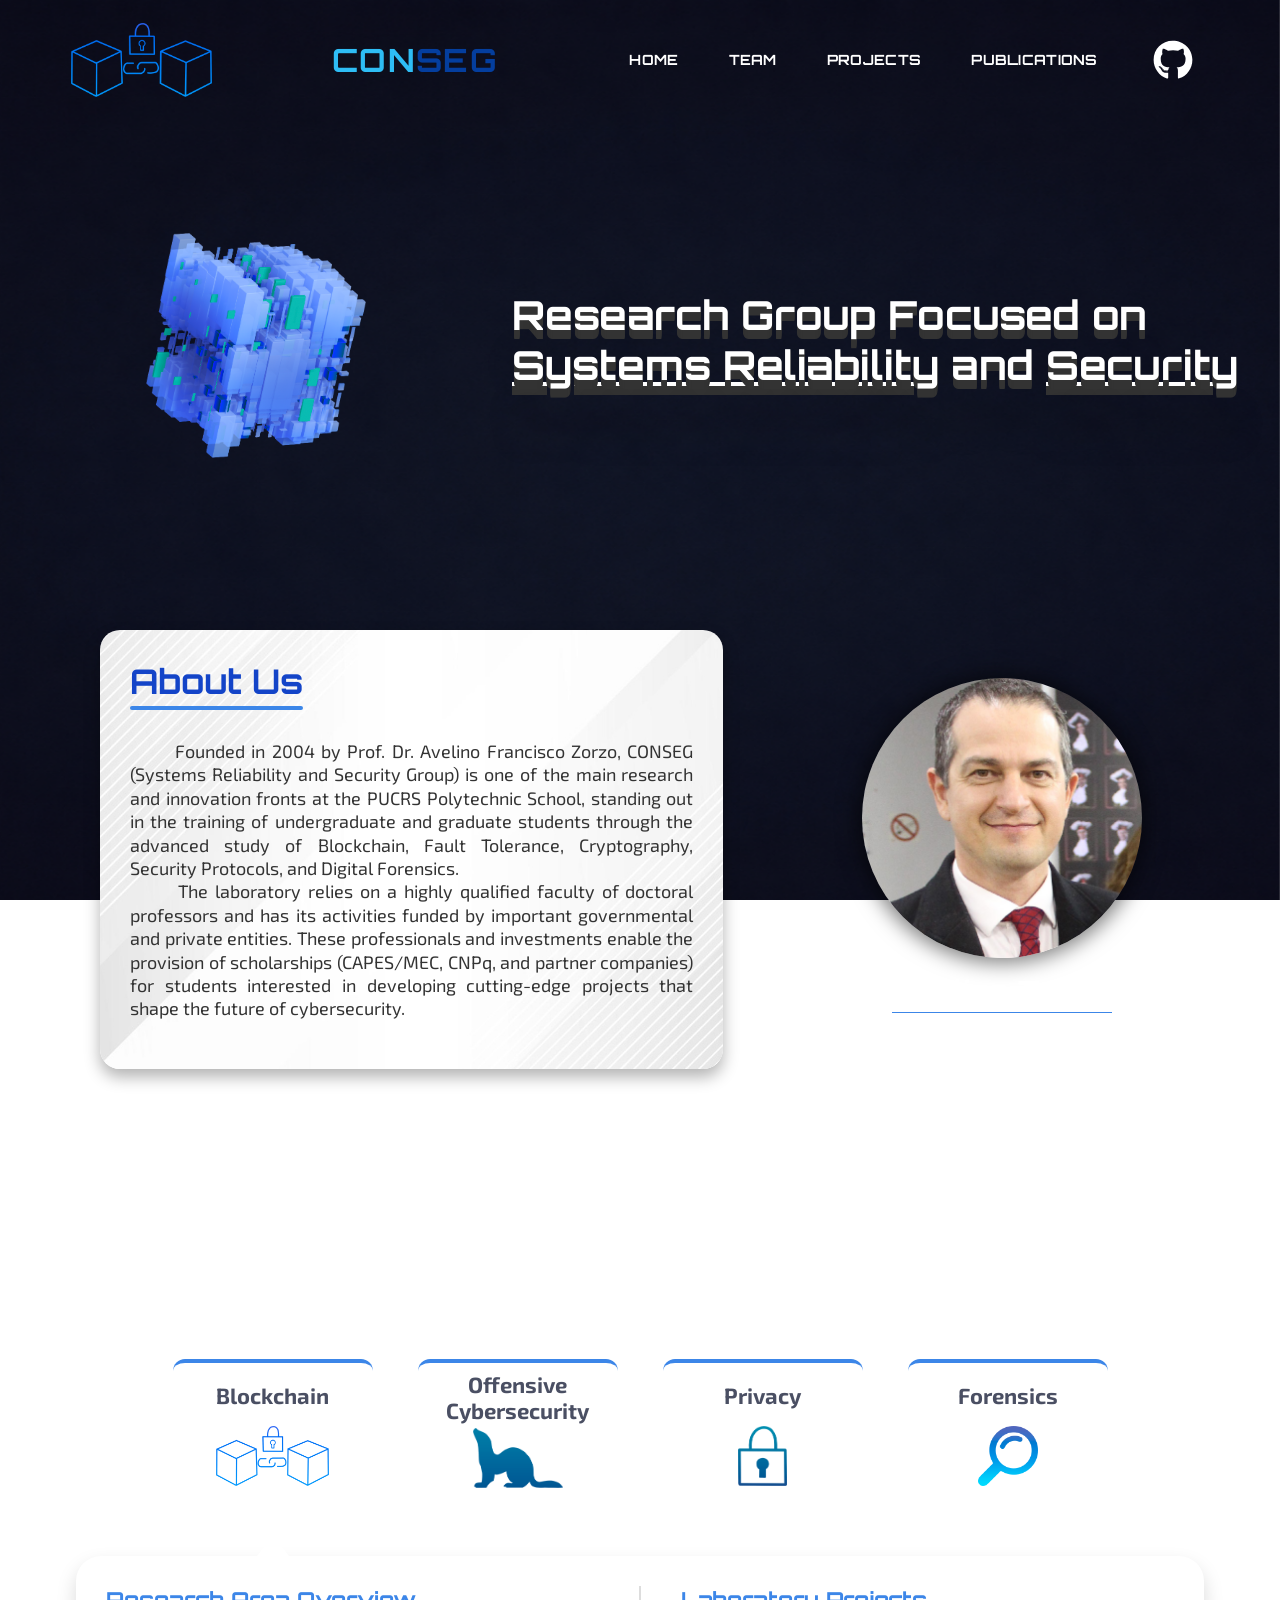
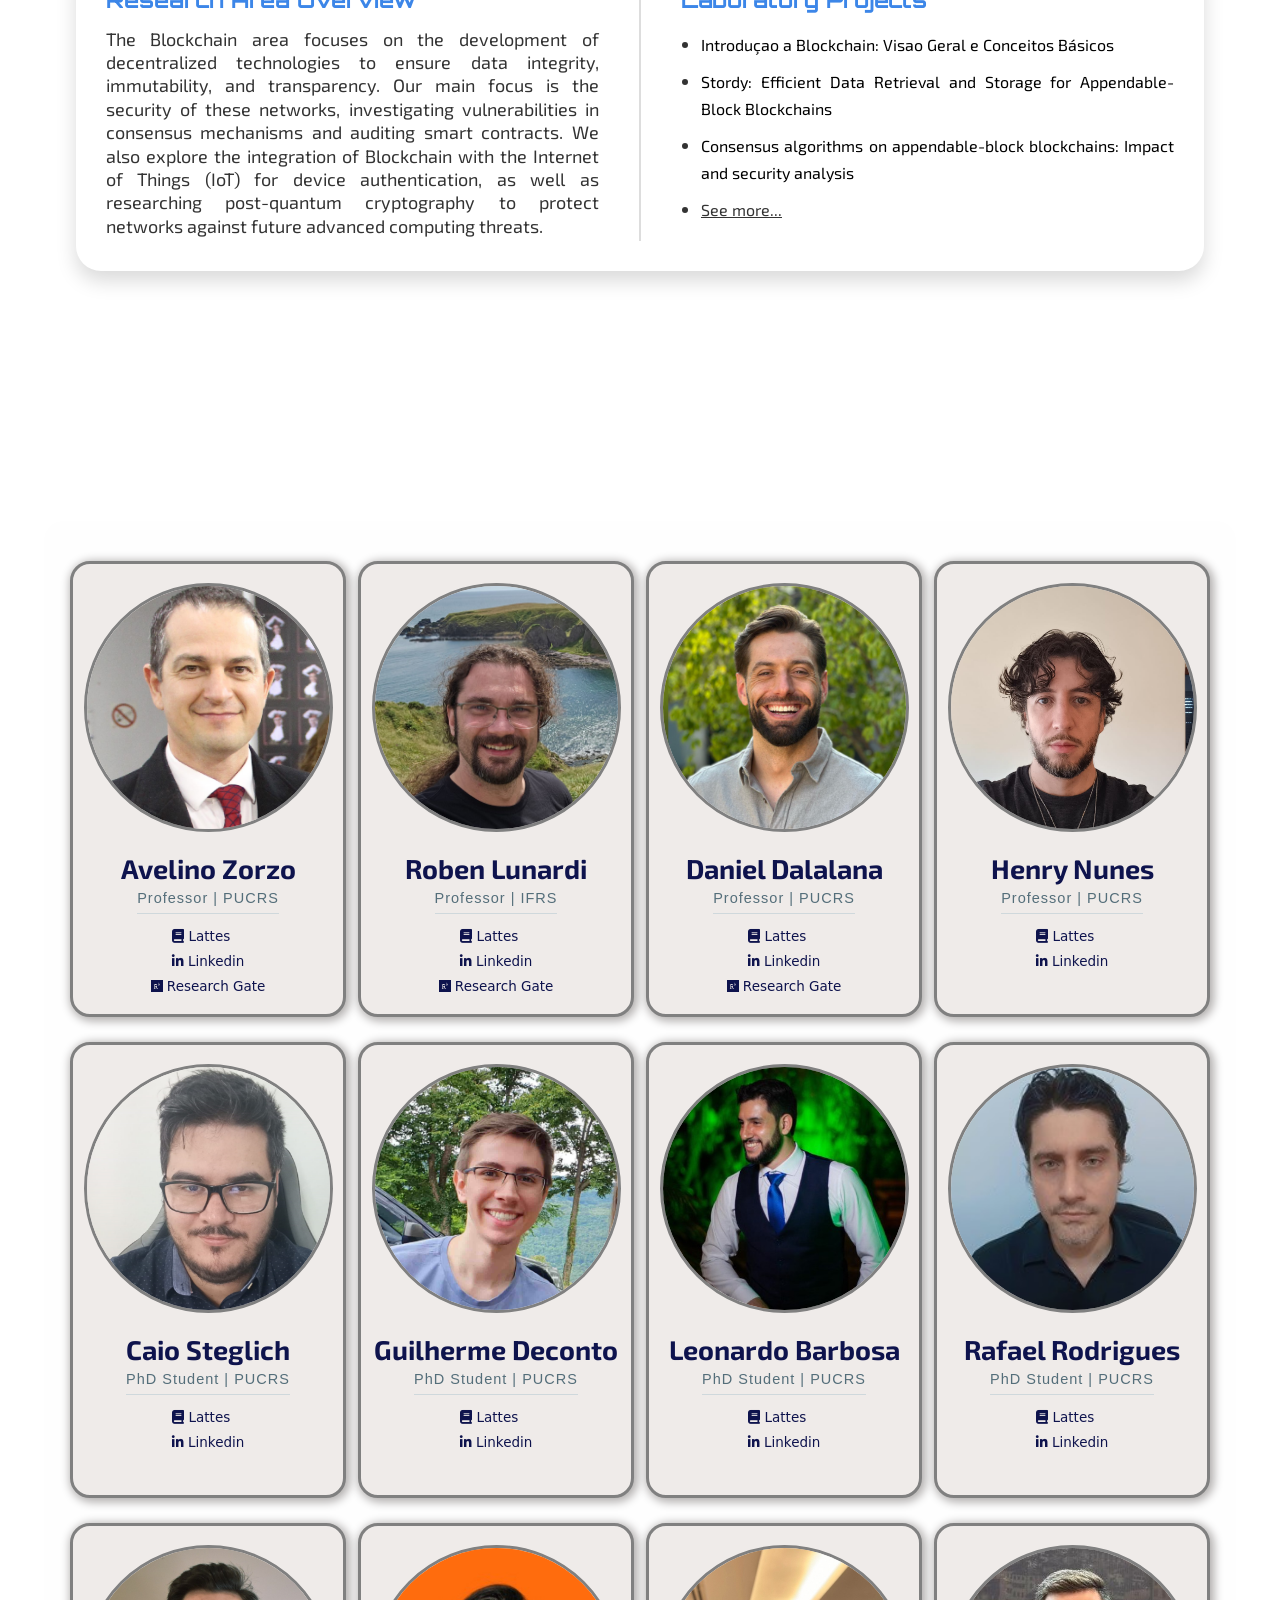
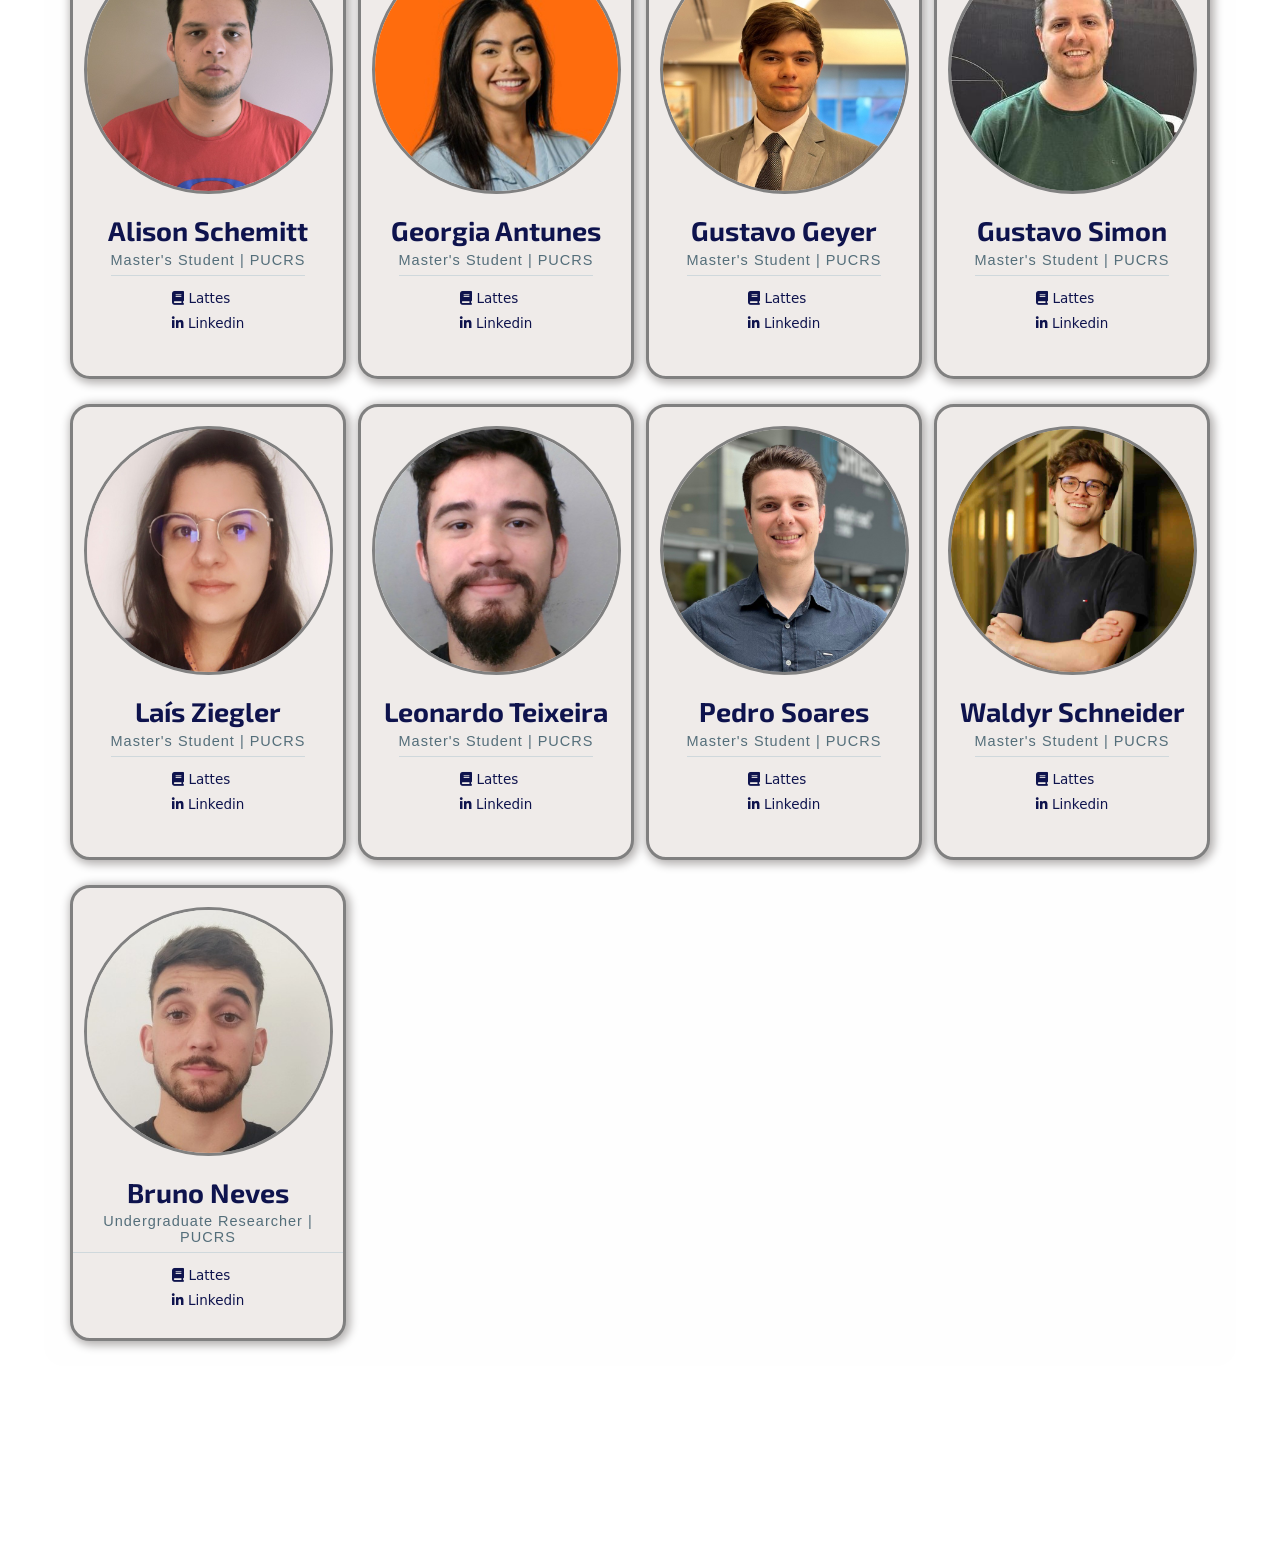
<file: index.html>
<!DOCTYPE html>
<html>

<head>
    <title>Home | Conseg</title>
    <link rel="stylesheet" href="css/global/global.css">
    <link rel="stylesheet" href="css/header/header.css">
    <link rel="stylesheet" href="css/header/logo.css">
    <link rel="stylesheet" href="css/header/navigation.css">
    <link rel="stylesheet" href="css/sections/about-us.css">
    <link rel="stylesheet" href="css/sections/people.css">
    <link rel="stylesheet" href="css/sections/topics.css">
    <link href="https://fonts.googleapis.com/css?family=Orbitron:regular,500,600,700,800,900" rel="stylesheet" />
    <link rel="preconnect" href="https://fonts.googleapis.com">
    <link rel="preconnect" href="https://fonts.gstatic.com" crossorigin>
    <link href="https://fonts.googleapis.com/css2?family=Exo+2:ital,wght@0,100..900;1,100..900&display=swap"
        rel="stylesheet">

    <link rel="stylesheet" href="https://cdnjs.cloudflare.com/ajax/libs/font-awesome/6.4.0/css/all.min.css">
    <link rel="shortcut icon" href="./imagens/icons/outros/consegfavico.png" type="image/x-icon">

</head>

<body>
    <div id="fundo-geral"></div>
    <div class="head_bar">

        <div class="logo_and_name">
            <div class="logo-div">
                <picture>
                    <source media="(max-width: 1400px) and (max-height: 600px)"
                        srcset="./imagens/icons/outros/dev-icon-268.svg">
                    <img class="logo logo-animada" src="./imagens/icons/Conseg-Logo/azul.png" alt="Logo CONSEG">
                </picture>
            </div>
            <div class="name-div">
                <div class="name">
                    <span style="color: #2ebdf5;">CON</span><span style="color: #043e9e;">SEG</span>
                </div>
            </div>

        </div>
        <div class="buttons">
            <a class="head-button" href="index.html">HOME</a>
            <a class="head-button" href="#people">TEAM</a>
            <a class="head-button" href="projects.html">PROJECTS</a>
            <a class="head-button" href="https://scholar.google.com/citations?user=rsiQlMgAAAAJ&hl=pt-BR&oi=ao"
                target="_blank">PUBLICATIONS</a>
            <a class="github-link" href="https://github.com/conseg" target="_blank" rel="noopener noreferrer">
                <img class="github-logo" src="./imagens/icons/outros/github-brands-solid-full.svg" alt="GitHub Logo">
            </a>
        </div>
    </div>

    <div class="apresentacao">
        <div class="photo">
            <img class="block-static" src="./imagens/icons/outros/Cube.png" alt="">
        </div>
        <div class="apresentacao-texto">
            <h1 class="text-pop-up-top">Research Group Focused on <br>
                <span class="apresentacao-text-pop-up-top-cor"><u>Systems Reliability</u></span> and
                <span class="apresentacao-text-pop-up-top-cor"> <u>Security</u></span>
            </h1>
        </div>
    </div>

    <div class="resumo">

        <div class="resumo-blocoTexto">

            <div class=" resumo-blocoTexto-titulo">
                <h1>
                    About Us
                </h1>
            </div>

            <div class="resumo-blocoTexto-texto">
                <p>
                    &nbsp;&nbsp;&nbsp;&nbsp;&nbsp;&nbsp;
                    Founded in 2004 by Prof. Dr. Avelino Francisco Zorzo, CONSEG (Systems Reliability and Security
                    Group) is one of the main research and innovation fronts at the PUCRS Polytechnic School, standing
                    out in the training of undergraduate and graduate students through the advanced study of Blockchain,
                    Fault Tolerance, Cryptography, Security Protocols, and Digital Forensics. <br>

                    &nbsp;&nbsp;&nbsp;&nbsp;&nbsp;&nbsp;
                    The laboratory relies on a highly qualified faculty of doctoral professors and has its activities
                    funded by important governmental and private entities. These professionals and investments enable
                    the provision of scholarships (CAPES/MEC, CNPq, and partner companies) for students interested in
                    developing cutting-edge projects that shape the future of cybersecurity.
                </p>
            </div>


        </div>

        <div class="resumo-blocoImagem">
            <div class="resumo-blocoImagem-foto">
                <a href="#people">
                    <img src="./imagens/Integrantes/avelino_zorzo_.jpeg" alt="avelinoResumo">
                </a>
            </div>

            <div class="resumo-blocoImagem-legenda">
                <a href="#people" style="text-decoration: none; color: inherit;">
                    <h2>Avelino Zorzo</h2>
                    <p>Founder</p>
                </a>
            </div>

        </div>
    </div>

    <div class="topics">

        <div class="topics-title">
            <h1 class="topics-title-h1"> Main Research Topics</h1>
        </div>

        <div class="topics-container">

            <div class="container-each-topic">
                <div class="container-topics-name">
                    <h1>Blockchain</h1>
                </div>
                <div class="container-topic-photo-image">
                    <img class="image-topics" src="./imagens/icons/Conseg-Logo/azul.png" alt="foto blockchain">
                </div>
            </div>

            <div class="container-each-topic">
                <div class="container-topics-name">
                    <h1>Offensive<br>
                        Cybersecurity</h1>
                </div>
                <div class="container-topic-photo-image">
                    <img class="image-topics" src="./imagens/icons/Weasels/Azul.png" alt="foto weasels">
                </div>
            </div>

            <div class="container-each-topic">
                <div class="container-topics-name">
                    <h1>Privacy</h1>
                </div>
                <div class="container-topic-photo-image">
                    <img class="image-topics" src="./imagens/icons/Privacy/Azul.png" alt="foto privacy">
                </div>
            </div>

            <div class="container-each-topic">
                <div class="container-topics-name">
                    <h1>Forensics</h1>
                </div>
                <div class="container-topic-photo-image">
                    <img class="image-topics" src="./imagens/icons/Forensics/azul.png" alt="foto weasels">
                </div>
            </div>

        </div>

        <div class="info-bubble">
            <div class="bubble-columns">

                <div class="bubble-left">
                    <h3>Research Area Overview</h3>
                    <p id="bubble-text-left">Select a topic above to view its overview.</p>
                </div>

                <div class="bubble-right">
                    <h3>Laboratory Projects</h3>
                    <div id="bubble-text-right">Select a topic above to view its projects.</div>
                </div>

            </div>
        </div>


    </div>

    <div class="people-container">

        <div class="people-title" id="people">
            <h1 class="people-title-h1"> Team</h1>
        </div>

        <div class="people-container-info">

            <div class="container-each-people">
                <div class="container-people-photo">
                    <div class="container-people-photo-image">
                        <img class="imagem-integrantes" src="./imagens/Integrantes/avelino_zorzo_.jpeg"
                            alt="foto do avelino">
                    </div>
                </div>
                <div class="container-people-info">
                    <div>
                        <p class="people-nome">Avelino Zorzo</p>
                    </div>
                    <div>
                        <p class="people-cargo">Professor | PUCRS</p>
                    </div>

                    <div class="curriculo-lattes">
                        <a href="https://buscatextual.cnpq.br/buscatextual/visualizacv.do?metodo=apresentar&id=K4782949D9"
                            target="_blank" rel="noopener noreferrer">
                            <i class="fa-solid fa-book" style="color: #0e134d;"></i>
                            Lattes</a>
                    </div>
                    <div class="linkedin">
                        <a href="https://www.linkedin.com/in/avelino-zorzo/" aria-label="LinkedIn" target="_blank"
                            rel="noopener noreferrer">
                            <i class="fa-brands fa-linkedin-in" style="color:  #0e134d;"></i>
                            Linkedin
                        </a>
                    </div>
                    <div class="research-gate">
                        <a href="https://www.researchgate.net/profile/Avelino-Zorzo" aria-label="Research Gate"
                            target="_blank" rel="noopener noreferrer">
                            <i class="fa-brands fa-researchgate" style="color:  #0e134d;"></i>
                            Research Gate
                        </a>
                    </div>
                </div>
            </div>

            <div class="container-each-people">
                <div class="container-people-photo">
                    <div class="container-people-photo-image">
                        <img class="imagem-integrantes" src="./imagens/Integrantes/RobenLunardi.jpeg"
                            alt="foto do roben">
                    </div>
                </div>
                <div class="container-people-info">
                    <div>
                        <p class="people-nome">Roben Lunardi</p>
                    </div>
                    <div>
                        <p class="people-cargo">Professor | IFRS</p>
                    </div>

                    <div class="curriculo-lattes">
                        <a href="https://buscatextual.cnpq.br/buscatextual/visualizacv.do?id=K4123434Y6&tokenCaptchar=[base64]"
                            target="_blank" rel="noopener noreferrer">
                            <i class="fa-solid fa-book" style="color: #0e134d;"></i>
                            Lattes</a>
                    </div>
                    <div class="linkedin">
                        <a href="https://www.linkedin.com/in/robenlunardi/" aria-label="LinkedIn" target="_blank"
                            rel="noopener noreferrer">
                            <i class="fa-brands fa-linkedin-in" style="color:  #0e134d;"></i>
                            Linkedin
                        </a>
                    </div>
                    <div class="research-gate">
                        <a href="https://www.researchgate.net/profile/Roben-Lunardi" aria-label="Research Gate"
                            target="_blank" rel="noopener noreferrer">
                            <i class="fa-brands fa-researchgate" style="color:  #0e134d;"></i>
                            Research Gate
                        </a>
                    </div>
                </div>
            </div>

            <div class="container-each-people">
                <div class="container-people-photo">
                    <div class="container-people-photo-image">
                        <img class="imagem-integrantes" src="./imagens/Integrantes/DanielDalalana.jpeg"
                            alt="foto do daniel">
                    </div>
                </div>
                <div class="container-people-info">
                    <div>
                        <p class="people-nome">Daniel Dalalana</p>
                    </div>
                    <div>
                        <p class="people-cargo">Professor | PUCRS</p>
                    </div>

                    <div class="curriculo-lattes">
                        <a href="http://buscatextual.cnpq.br/buscatextual/visualizacv.do?metodo=apresentar&id=K4485074A1"
                            target="_blank" rel="noopener noreferrer">
                            <i class="fa-solid fa-book" style="color: #0e134d;"></i>
                            Lattes</a>
                    </div>
                    <div class="linkedin">
                        <a href="https://www.linkedin.com/in/danieldalalana/" aria-label="LinkedIn" target="_blank"
                            rel="noopener noreferrer">
                            <i class="fa-brands fa-linkedin-in" style="color:  #0e134d;"></i>
                            Linkedin
                        </a>
                    </div>
                    <div class="research-gate">
                        <a href="https://www.researchgate.net/profile/Daniel-Bertoglio" aria-label="Research Gate"
                            target="_blank" rel="noopener noreferrer">
                            <i class="fa-brands fa-researchgate" style="color:  #0e134d;"></i>
                            Research Gate
                        </a>
                    </div>
                </div>
            </div>

            <div class="container-each-people">
                <div class="container-people-photo">
                    <div class="container-people-photo-image">
                        <img class="imagem-integrantes" src="./imagens/Integrantes/Henry.gif" alt="foto do henry">
                    </div>
                </div>
                <div class="container-people-info">
                    <div>
                        <p class="people-nome">Henry Nunes</p>
                    </div>
                    <div>
                        <p class="people-cargo">Professor | PUCRS</p>
                    </div>

                    <div class="curriculo-lattes">
                        <a href="http://buscatextual.cnpq.br/buscatextual/visualizacv.do?metodo=apresentar&id=K8030397E6"
                            target="_blank" rel="noopener noreferrer">
                            <i class="fa-solid fa-book" style="color: #0e134d;"></i>
                            Lattes</a>
                    </div>
                    <div class="linkedin">
                        <a href="https://www.linkedin.com/in/henry-nunes-084124187/" aria-label="LinkedIn"
                            target="_blank" rel="noopener noreferrer">
                            <i class="fa-brands fa-linkedin-in" style="color:  #0e134d;"></i>
                            Linkedin
                        </a>
                    </div>

                </div>
            </div>


            <div class="container-each-people">
                <div class="container-people-photo">
                    <div class="container-people-photo-image">
                        <img class="imagem-integrantes" src="./imagens/Integrantes/CaioSteglish.png"
                            alt="foto do caio">
                    </div>
                </div>
                <div class="container-people-info">
                    <div>
                        <p class="people-nome">Caio Steglich</p>
                    </div>
                    <div>
                        <p class="people-cargo">PhD Student | PUCRS</p>
                    </div>

                    <div class="curriculo-lattes">
                        <a href="https://buscatextual.cnpq.br/buscatextual/visualizacv.do?metodo=apresentar&id=K4830582J7"
                            target="_blank" rel="noopener noreferrer">
                            <i class="fa-solid fa-book" style="color: #0e134d;"></i>
                            Lattes</a>
                    </div>
                    <div class="linkedin">
                        <a href="https://www.linkedin.com/in/caio-steglich/" aria-label="LinkedIn" target="_blank"
                            rel="noopener noreferrer">
                            <i class="fa-brands fa-linkedin-in" style="color:  #0e134d;"></i>
                            Linkedin
                        </a>
                    </div>

                </div>
            </div>

            <div class="container-each-people">
                <div class="container-people-photo">
                    <div class="container-people-photo-image">
                        <img class="imagem-integrantes" src="./imagens/Integrantes/deconto.jpeg" alt="foto do deconto">
                    </div>
                </div>
                <div class="container-people-info">
                    <div>
                        <p class="people-nome">Guilherme Deconto</p>
                    </div>
                    <div>
                        <p class="people-cargo">PhD Student | PUCRS</p>
                    </div>

                    <div class="curriculo-lattes">
                        <a href="http://buscatextual.cnpq.br/buscatextual/visualizacv.do?metodo=apresentar&id=K1702674E0"
                            target="_blank" rel="noopener noreferrer">
                            <i class="fa-solid fa-book" style="color: #0e134d;"></i>
                            Lattes</a>
                    </div>
                    <div class="linkedin">
                        <a href="https://www.linkedin.com/in/guilhermedeconto/" aria-label="LinkedIn" target="_blank"
                            rel="noopener noreferrer">
                            <i class="fa-brands fa-linkedin-in" style="color:  #0e134d;"></i>
                            Linkedin
                        </a>
                    </div>

                </div>
            </div>


            <div class="container-each-people">
                <div class="container-people-photo">
                    <div class="container-people-photo-image">
                        <img class="imagem-integrantes" src="./imagens/Integrantes/LeonardoBarbosa.jpeg"
                            alt="foto do leonardo barbosa">
                    </div>
                </div>
                <div class="container-people-info">
                    <div>
                        <p class="people-nome">Leonardo Barbosa</p>
                    </div>
                    <div>
                        <p class="people-cargo">PhD Student | PUCRS</p>
                    </div>

                    <div class="curriculo-lattes">
                        <a href="https://buscatextual.cnpq.br/buscatextual/visualizacv.do?metodo=apresentar&id=K1133900E5"
                            target="_blank" rel="noopener noreferrer">
                            <i class="fa-solid fa-book" style="color: #0e134d;"></i>
                            Lattes</a>
                    </div>
                    <div class="linkedin">
                        <a href="https://www.linkedin.com/in/leonardo-barbosa-8a3048173/" aria-label="LinkedIn"
                            target="_blank" rel="noopener noreferrer">
                            <i class="fa-brands fa-linkedin-in" style="color:  #0e134d;"></i>
                            Linkedin
                        </a>
                    </div>

                </div>
            </div>

            <div class="container-each-people">
                <div class="container-people-photo">
                    <div class="container-people-photo-image">
                        <img class="imagem-integrantes" src="./imagens/Integrantes/RafaelRodrigues.jpeg"
                            alt="foto do rafael rodrigues">
                    </div>
                </div>
                <div class="container-people-info">
                    <div>
                        <p class="people-nome">Rafael Rodrigues</p>
                    </div>
                    <div>
                        <p class="people-cargo">PhD Student | PUCRS</p>
                    </div>

                    <div class="curriculo-lattes">
                        <a href="https://buscatextual.cnpq.br/buscatextual/visualizacv.do?metodo=apresentar&id=K4229987U5"
                            target="_blank" rel="noopener noreferrer">
                            <i class="fa-solid fa-book" style="color: #0e134d;"></i>
                            Lattes</a>
                    </div>
                    <div class="linkedin">
                        <a href="https://www.linkedin.com/in/rafael-rodrigues-46b71638b/" aria-label="LinkedIn"
                            target="_blank" rel="noopener noreferrer">
                            <i class="fa-brands fa-linkedin-in" style="color:  #0e134d;"></i>
                            Linkedin
                        </a>
                    </div>

                </div>
            </div>


            <div class="container-each-people">
                <div class="container-people-photo">
                    <div class="container-people-photo-image">
                        <img class="imagem-integrantes" src="./imagens/Integrantes/alison.jpeg" alt="foto do alison">
                    </div>
                </div>
                <div class="container-people-info">
                    <div>
                        <p class="people-nome">Alison Schemitt </p>
                    </div>
                    <div>
                        <p class="people-cargo">Master's Student | PUCRS</p>
                    </div>

                    <div class="curriculo-lattes">
                        <a href="http://buscatextual.cnpq.br/buscatextual/visualizacv.do?metodo=apresentar&id=K1792145J6"
                            target="_blank" rel="noopener noreferrer">
                            <i class="fa-solid fa-book" style="color: #0e134d;"></i>
                            Lattes</a>
                    </div>
                    <div class="linkedin">
                        <a href="https://www.linkedin.com/in/aschemitt/" aria-label="LinkedIn" target="_blank"
                            rel="noopener noreferrer">
                            <i class="fa-brands fa-linkedin-in" style="color:  #0e134d;"></i>
                            Linkedin
                        </a>
                    </div>

                </div>
            </div>

            <div class="container-each-people">
                <div class="container-people-photo">
                    <div class="container-people-photo-image">
                        <img class="imagem-integrantes" src="./imagens/Integrantes/GeorgiaAntunes.jpeg"
                            alt="foto da georgia">
                    </div>
                </div>
                <div class="container-people-info">
                    <div>
                        <p class="people-nome">Georgia Antunes</p>
                    </div>
                    <div>
                        <p class="people-cargo">Master's Student | PUCRS</p>
                    </div>

                    <div class="curriculo-lattes">
                        <a href="https://buscatextual.cnpq.br/buscatextual/visualizacv.do?metodo=apresentar&id=K2127129Y4"
                            target="_blank" rel="noopener noreferrer">
                            <i class="fa-solid fa-book" style="color: #0e134d;"></i>
                            Lattes</a>
                    </div>
                    <div class="linkedin">
                        <a href="https://www.linkedin.com/in/georgiaantunes/" aria-label="LinkedIn" target="_blank"
                            rel="noopener noreferrer">
                            <i class="fa-brands fa-linkedin-in" style="color:  #0e134d;"></i>
                            Linkedin
                        </a>
                    </div>

                </div>
            </div>

            <div class="container-each-people">
                <div class="container-people-photo">
                    <div class="container-people-photo-image">
                        <img class="imagem-integrantes" src="./imagens/Integrantes/GustavoGeyer.jpeg"
                            alt="foto do gustavo">
                    </div>
                </div>
                <div class="container-people-info">
                    <div>
                        <p class="people-nome">Gustavo Geyer</p>
                    </div>
                    <div>
                        <p class="people-cargo">Master's Student | PUCRS</p>
                    </div>

                    <div class="curriculo-lattes">
                        <a href="https://buscatextual.cnpq.br/buscatextual/visualizacv.do?metodo=apresentar&id=K9160233D1"
                            target="_blank" rel="noopener noreferrer">
                            <i class="fa-solid fa-book" style="color: #0e134d;"></i>
                            Lattes</a>
                    </div>
                    <div class="linkedin">
                        <a href="https://www.linkedin.com/in/gustavo-geyer/" aria-label="LinkedIn" target="_blank"
                            rel="noopener noreferrer">
                            <i class="fa-brands fa-linkedin-in" style="color:  #0e134d;"></i>
                            Linkedin
                        </a>
                    </div>

                </div>
            </div>

            <div class="container-each-people">
                <div class="container-people-photo">
                    <div class="container-people-photo-image">
                        <img class="imagem-integrantes" src="./imagens/Integrantes/GustavoSimon.jpeg"
                            alt="foto do gustavo simon">
                    </div>
                </div>
                <div class="container-people-info">
                    <div>
                        <p class="people-nome">Gustavo Simon</p>
                    </div>
                    <div>
                        <p class="people-cargo">Master's Student | PUCRS</p>
                    </div>

                    <div class="curriculo-lattes">
                        <a href="https://buscatextual.cnpq.br/buscatextual/visualizacv.do?metodo=apresentar&id=K1543679Y2"
                            target="_blank" rel="noopener noreferrer">
                            <i class="fa-solid fa-book" style="color: #0e134d;"></i>
                            Lattes</a>
                    </div>
                    <div class="linkedin">
                        <a href="https://www.linkedin.com/in/gustavo-simon/" aria-label="LinkedIn" target="_blank"
                            rel="noopener noreferrer">
                            <i class="fa-brands fa-linkedin-in" style="color:  #0e134d;"></i>
                            Linkedin
                        </a>
                    </div>

                </div>
            </div>

            <div class="container-each-people">
                <div class="container-people-photo">
                    <div class="container-people-photo-image">
                        <img class="imagem-integrantes" src="./imagens/Integrantes/LaisZiegler.jpeg"
                            alt="foto da lais">
                    </div>
                </div>
                <div class="container-people-info">
                    <div>
                        <p class="people-nome">Laís Ziegler</p>
                    </div>
                    <div>
                        <p class="people-cargo">Master's Student | PUCRS</p>
                    </div>

                    <div class="curriculo-lattes">
                        <a href="https://buscatextual.cnpq.br/buscatextual/visualizacv.do?metodo=apresentar&id=K8465858J8"
                            target="_blank" rel="noopener noreferrer">
                            <i class="fa-solid fa-book" style="color: #0e134d;"></i>
                            Lattes</a>
                    </div>
                    <div class="linkedin">
                        <a href="https://www.linkedin.com/in/laís-ziegler-4a4880101/" aria-label="LinkedIn"
                            target="_blank" rel="noopener noreferrer">
                            <i class="fa-brands fa-linkedin-in" style="color:  #0e134d;"></i>
                            Linkedin
                        </a>
                    </div>

                </div>
            </div>

            <div class="container-each-people">
                <div class="container-people-photo">
                    <div class="container-people-photo-image">
                        <img class="imagem-integrantes" src="./imagens/Integrantes/LeonardoTeixeira.jpeg"
                            alt="foto do leonardo teixeira">
                    </div>
                </div>
                <div class="container-people-info">
                    <div>
                        <p class="people-nome">Leonardo Teixeira</p>
                    </div>
                    <div>
                        <p class="people-cargo">Master's Student | PUCRS</p>
                    </div>

                    <div class="curriculo-lattes">
                        <a href="https://buscatextual.cnpq.br/buscatextual/visualizacv.do?metodo=apresentar&id=K1117343U8"
                            target="_blank" rel="noopener noreferrer">
                            <i class="fa-solid fa-book" style="color: #0e134d;"></i>
                            Lattes</a>
                    </div>
                    <div class="linkedin">
                        <a href="https://www.linkedin.com/in/leonardoteixeira23/" aria-label="LinkedIn" target="_blank"
                            rel="noopener noreferrer">
                            <i class="fa-brands fa-linkedin-in" style="color:  #0e134d;"></i>
                            Linkedin
                        </a>
                    </div>

                </div>
            </div>

            <div class="container-each-people">
                <div class="container-people-photo">
                    <div class="container-people-photo-image">
                        <img class="imagem-integrantes" src="./imagens/Integrantes/PedroSoares.jpeg"
                            alt="foto do pedro soares">
                    </div>
                </div>
                <div class="container-people-info">
                    <div>
                        <p class="people-nome">Pedro Soares</p>
                    </div>
                    <div>
                        <p class="people-cargo">Master's Student | PUCRS</p>
                    </div>

                    <div class="curriculo-lattes">
                        <a href="https://buscatextual.cnpq.br/buscatextual/visualizacv.do?metodo=apresentar&id=K2718670H1"
                            target="_blank" rel="noopener noreferrer">
                            <i class="fa-solid fa-book" style="color: #0e134d;"></i>
                            Lattes</a>
                    </div>
                    <div class="linkedin">
                        <a href="https://www.linkedin.com/in/pedro-kassick-soares-52b159180/" aria-label="LinkedIn"
                            target="_blank" rel="noopener noreferrer">
                            <i class="fa-brands fa-linkedin-in" style="color:  #0e134d;"></i>
                            Linkedin
                        </a>
                    </div>

                </div>
            </div>

            <div class="container-each-people">
                <div class="container-people-photo">
                    <div class="container-people-photo-image">
                        <img class="imagem-integrantes" src="./imagens/Integrantes/WaldyrSchneider.jpeg"
                            alt="foto do waldyr">
                    </div>
                </div>
                <div class="container-people-info">
                    <div>
                        <p class="people-nome">Waldyr Schneider</p>
                    </div>
                    <div>
                        <p class="people-cargo">Master's Student | PUCRS</p>
                    </div>

                    <div class="curriculo-lattes">
                        <a href="https://buscatextual.cnpq.br/buscatextual/visualizacv.do?metodo=apresentar&id=K1575655P2"
                            target="_blank" rel="noopener noreferrer">
                            <i class="fa-solid fa-book" style="color: #0e134d;"></i>
                            Lattes</a>
                    </div>
                    <div class="linkedin">
                        <a href="https://www.linkedin.com/in/waldyr-schneider/" aria-label="LinkedIn" target="_blank"
                            rel="noopener noreferrer">
                            <i class="fa-brands fa-linkedin-in" style="color:  #0e134d;"></i>
                            Linkedin
                        </a>
                    </div>

                </div>
            </div>

            <div class="container-each-people">
                <div class="container-people-photo">
                    <div class="container-people-photo-image">
                        <img class="imagem-integrantes" src="./imagens/Integrantes/BrunoBealNeves.jpeg"
                            alt="foto do bruno">
                    </div>
                </div>
                <div class="container-people-info">
                    <div>
                        <p class="people-nome">Bruno Neves</p>
                    </div>
                    <div>
                        <p class="people-cargo">Undergraduate Researcher | PUCRS</p>
                    </div>

                    <div class="curriculo-lattes">
                        <a href="https://buscatextual.cnpq.br/buscatextual/visualizacv.do?metodo=apresentar&id=K1185412A6"
                            target="_blank" rel="noopener noreferrer">
                            <i class="fa-solid fa-book" style="color: #0e134d;"></i>
                            Lattes</a>
                    </div>
                    <div class="linkedin">
                        <a href="https://www.linkedin.com/in/nevesrs/" aria-label="LinkedIn" target="_blank"
                            rel="noopener noreferrer">
                            <i class="fa-brands fa-linkedin-in" style="color:  #0e134d;"></i>
                            Linkedin
                        </a>
                    </div>

                </div>
            </div>

        </div>
    </div>


    <script>
        const cards = document.querySelectorAll('.container-each-topic');
        const bubbleLeft = document.getElementById('bubble-text-left');
        const bubbleRight = document.getElementById('bubble-text-right');
        const bubbleContainer = document.querySelector('.info-bubble');

        const informacoes = [
            {
                resumo: "The Blockchain area focuses on the development of decentralized technologies to ensure data integrity, immutability, and transparency. Our main focus is the security of these networks, investigating vulnerabilities in consensus mechanisms and auditing smart contracts. We also explore the integration of Blockchain with the Internet of Things (IoT) for device authentication, as well as researching post-quantum cryptography to protect networks against future advanced computing threats.",
                projetos: "<ul><li><a href=\"https://scholar.google.com/citations?view_op=view_citation&hl=pt-BR&user=rsiQlMgAAAAJ&citation_for_view=rsiQlMgAAAAJ:gVv57TyPmFsC\" target=\"_blank\" rel=\"noopener noreferrer\">Introduçao a Blockchain: Visao Geral e Conceitos Básicos</a></li><li><a href=\"https://scholar.google.com/citations?view_op=view_citation&hl=pt-BR&user=rsiQlMgAAAAJ&citation_for_view=rsiQlMgAAAAJ:CaZNVDsoPx4C\" target=\"_blank\" rel=\"noopener noreferrer\">Stordy: Efficient Data Retrieval and Storage for Appendable-Block Blockchains</a></li><li><a href=\"https://scholar.google.com/citations?view_op=view_citation&hl=pt-BR&user=rsiQlMgAAAAJ&citation_for_view=rsiQlMgAAAAJ:kh2fBNsKQNwC\" target=\"_blank\" rel=\"noopener noreferrer\">Consensus algorithms on appendable-block blockchains: Impact and security analysis</a></li><li><a href=\"projects.html\" style=\"color: inherit; text-decoration: underline;\">See more...</a></li></ul>"
            },
            {
                resumo: "The Offensive Security area simulates real-world attacks to identify and patch vulnerabilities before they can be exploited by cybercriminals. Our main focus is the automation of Penetration Testing, utilizing the Tramonto framework to evaluate systems quickly and efficiently. We also test the boundaries of technologies such as IoT devices, industrial networks, and Blockchain, while training new talents through hands-on practice in the Weasels competition project.",
                projetos: "<ul><li><a href=\"https://scholar.google.com/citations?view_op=view_citation&hl=pt-BR&user=rsiQlMgAAAAJ&citation_for_view=rsiQlMgAAAAJ:nZcligLrVowC\" target=\"_blank\" rel=\"noopener noreferrer\">Shadow Blade: A tool to interact with attack vectors</a></li><li><a href=\"https://scholar.google.com/citations?view_op=view_citation&hl=pt-BR&user=rsiQlMgAAAAJ&citation_for_view=rsiQlMgAAAAJ:OP4eGU-M3BUC\" target=\"_blank\" rel=\"noopener noreferrer\">Towards new challenges of modern Pentest</a></li><li><a href=\"https://scholar.google.com/citations?view_op=view_citation&hl=pt-BR&user=rsiQlMgAAAAJ&citation_for_view=rsiQlMgAAAAJ:zLWjf1WUPmwC\" target=\"_blank\" rel=\"noopener noreferrer\">Robin: A Web Security Tool</a></li><li><a href=\"https://scholar.google.com/citations?view_op=view_citation&hl=pt-BR&user=rsiQlMgAAAAJ&citation_for_view=rsiQlMgAAAAJ:XoXfffV-tXoC\" target=\"_blank\" rel=\"noopener noreferrer\">Weasels e a construção de conhecimento em Segurança Ofensiva</a></li><li><a href=\"projects.html\" style=\"color: inherit; text-decoration: underline;\">See more...</a></li></ul>"
            },
            {
                resumo: "The Privacy area focuses on personal data protection and regulatory compliance, ensuring that citizens' rights are respected in the digital environment. Our main focus is the practical application of Privacy by Design and LGPD (General Personal Data Protection Law) compliance in complex systems and processes. We also investigate privacy risks associated with the use of technologies such as Artificial Intelligence, Blockchain networks, and smart city environments, developing solutions that balance technological innovation with legal security.",
                projetos: "<ul><li><a href=\"https://scholar.google.com/citations?view_op=view_citation&hl=pt-BR&user=rsiQlMgAAAAJ&citation_for_view=rsiQlMgAAAAJ:LhH-TYMQEocC\" target=\"_blank\" rel=\"noopener noreferrer\">Impact of Using a Privacy Model on Smart Buildings Data for CO2 Prediction</a></li><li><a href=\"https://scholar.google.com/citations?view_op=view_citation&hl=pt-BR&user=rsiQlMgAAAAJ&citation_for_view=rsiQlMgAAAAJ:FiytvqdAVhgC\" target=\"_blank\" rel=\"noopener noreferrer\">Federated Learning for IoT Forensics: Enabling Privacy-Preserving Machine Learning</a></li><li><a href=\"https://scholar.google.com/citations?view_op=view_citation&hl=pt-BR&user=rsiQlMgAAAAJ&citation_for_view=rsiQlMgAAAAJ:0CzhzZyukY4C\" target=\"_blank\" rel=\"noopener noreferrer\">Exploring the Impact of Quantization on LLM Security Against Prompt Injection</a></li><li><a href=\"projects.html\" style=\"color: inherit; text-decoration: underline;\">See more...</a></li></ul>"
            },

            {
                resumo: "The Digital Forensics area focuses on digital investigations and evidence analysis to reconstruct cyber incidents. Our main focus is memory and operating system forensics, aimed at extracting malware traces in a complete and auditable manner. We also investigate evidence preservation in dynamic environments, such as cloud networks and IoT devices, and apply automation to accelerate the analysis of large volumes of logs and files in corporate investigations.",
                projetos: "<ul><li><a href=\"https://scholar.google.com/citations?view_op=view_citation&hl=pt-BR&user=rsiQlMgAAAAJ&citation_for_view=rsiQlMgAAAAJ:LdasjJ6CEcoC\" target=\"_blank\" rel=\"noopener noreferrer\">The Role of Reproducibility in Science and Digital Forensics</a></li><li><a href=\"https://scholar.google.com/citations?view_op=view_citation&hl=pt-BR&user=rsiQlMgAAAAJ&citation_for_view=rsiQlMgAAAAJ:foquWX3nUaYC\" target=\"_blank\" rel=\"noopener noreferrer\">Digital forensics experimentation: Analysis and recommendations</a></li><li><a href=\"https://scholar.google.com/citations?view_op=view_citation&hl=pt-BR&user=rsiQlMgAAAAJ&citation_for_view=rsiQlMgAAAAJ:j7_hQOaDUrUC\" target=\"_blank\" rel=\"noopener noreferrer\">ExperDF-CM: A Digital Forensics Controlled Experiments Conceptual Model</a></li><li><a href=\"projects.html\" style=\"color: inherit; text-decoration: underline;\">See more...</a></li></ul>"
            }
        ];

        function atualizarConteudo(index) {

            bubbleLeft.innerHTML = informacoes[index].resumo;
            bubbleRight.innerHTML = informacoes[index].projetos;


            const primeiroCard = cards[0];
            const ultimoCard = cards[cards.length - 1];

            if (primeiroCard && ultimoCard) {

                if (primeiroCard.offsetTop === ultimoCard.offsetTop) {

                    bubbleContainer.style.setProperty('--arrow-display', 'block');


                    const card = cards[index];
                    if (card) {
                        const cardRect = card.getBoundingClientRect();
                        const bubbleRect = bubbleContainer.getBoundingClientRect();
                        const offsetLeft = (cardRect.left + (cardRect.width / 2)) - bubbleRect.left;
                        bubbleContainer.style.setProperty('--arrow-pos', `${offsetLeft}px`);
                    }
                } else {
                    bubbleContainer.style.setProperty('--arrow-display', 'none');
                }
            }
        }

        cards.forEach((card, index) => {
            card.addEventListener('click', () => {
                atualizarConteudo(index);
            });
        });

        window.addEventListener('load', () => {
            atualizarConteudo(0);
        });

        window.addEventListener('resize', () => {
            const indexAtivo = informacoes.findIndex(info => info.resumo === bubbleLeft.innerHTML);
            if (indexAtivo !== -1) {
                atualizarConteudo(indexAtivo);
            }
        });
    </script>
    <footer class="footer-site">
        <p><span> &#169;</span>CONSEG maintained by <a href="https://github.com/conseg" target="_blank"
                rel="noopener noreferrer"><u>conseg</u></a></p>
    </footer>

</body>

</html>
</file>
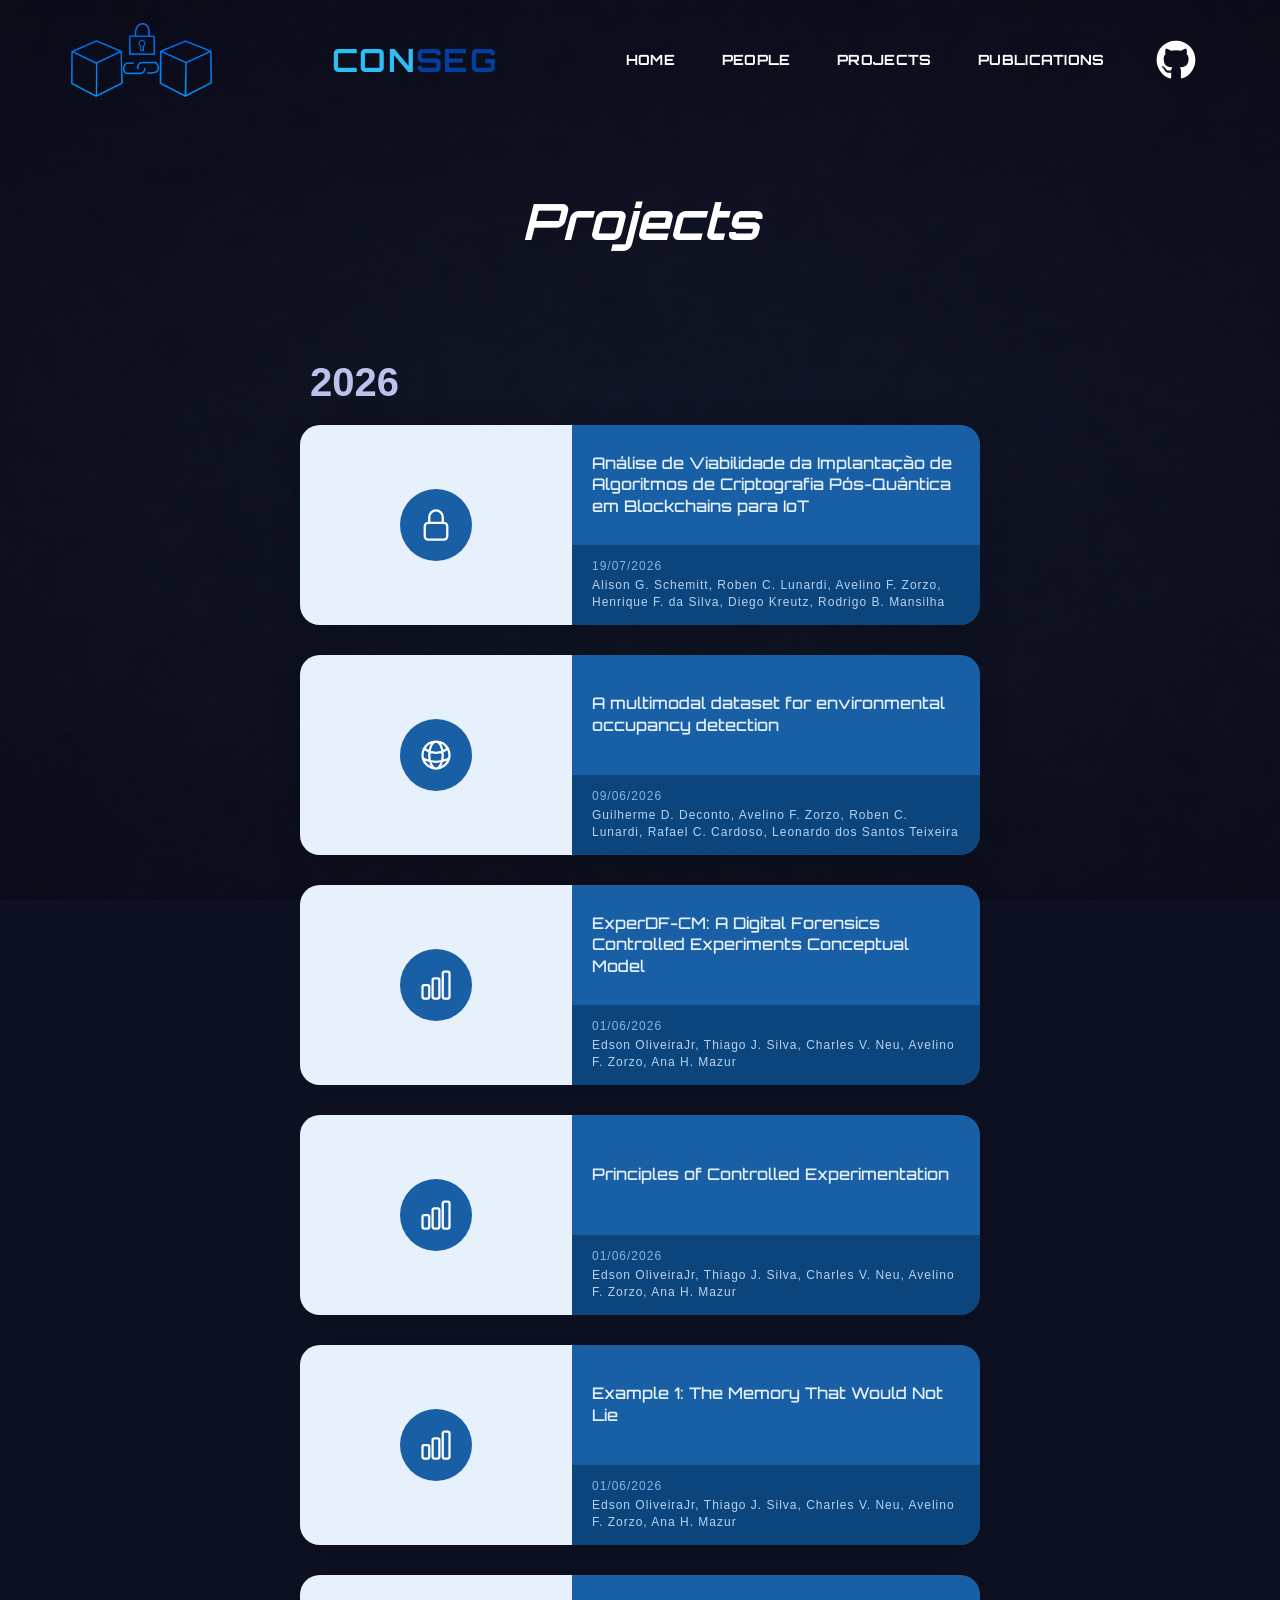
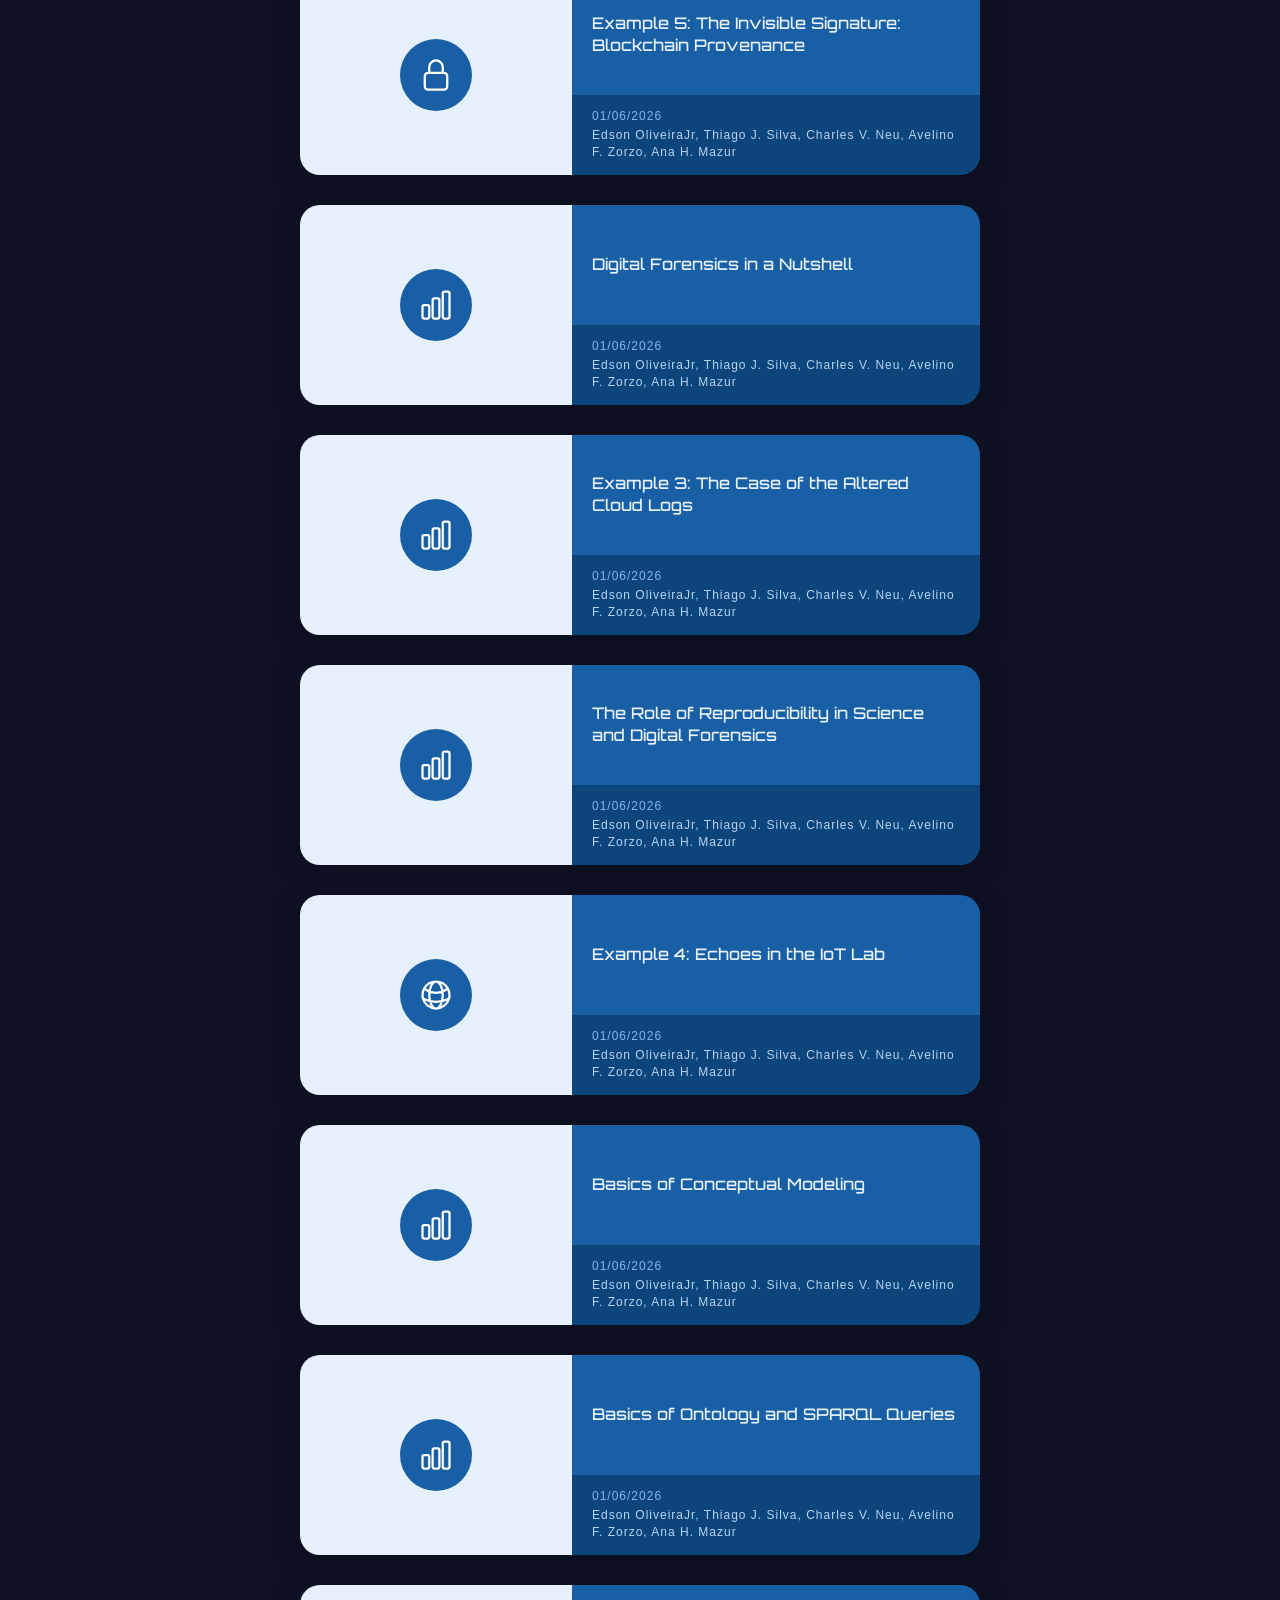
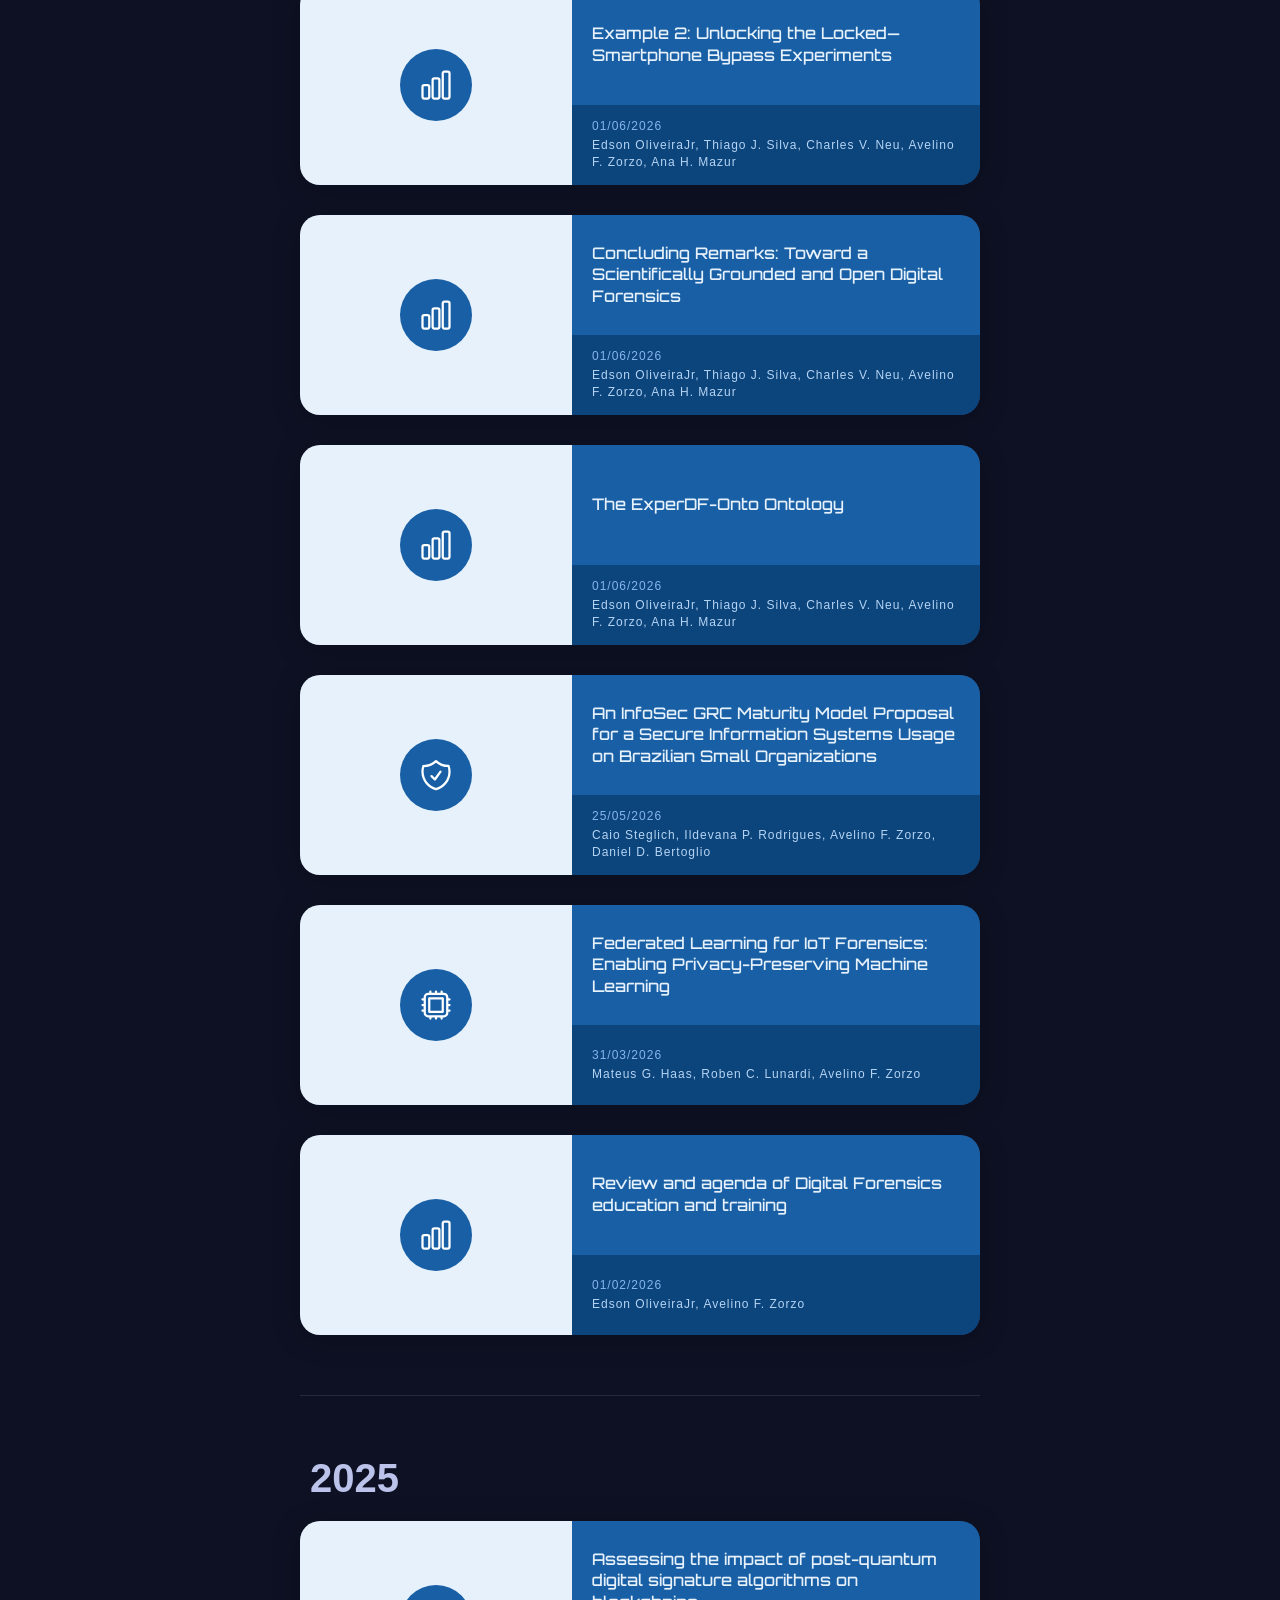
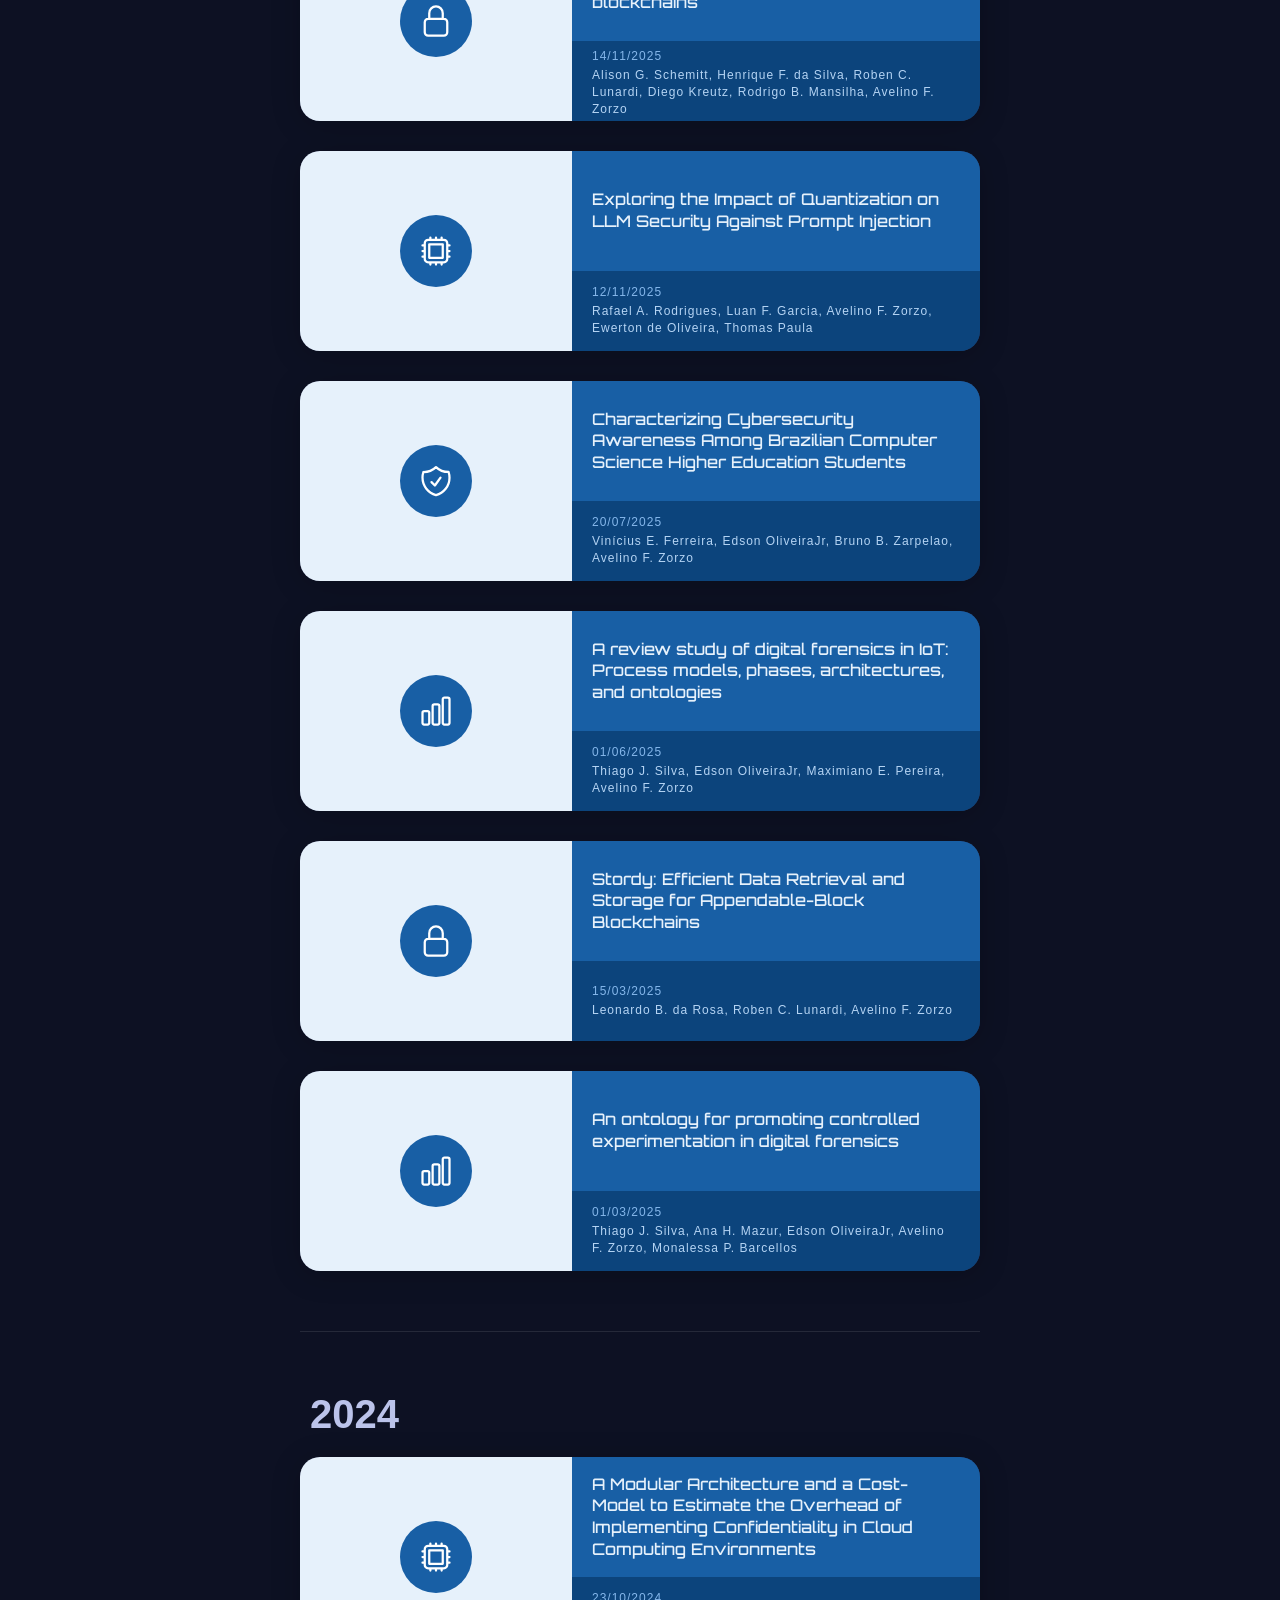
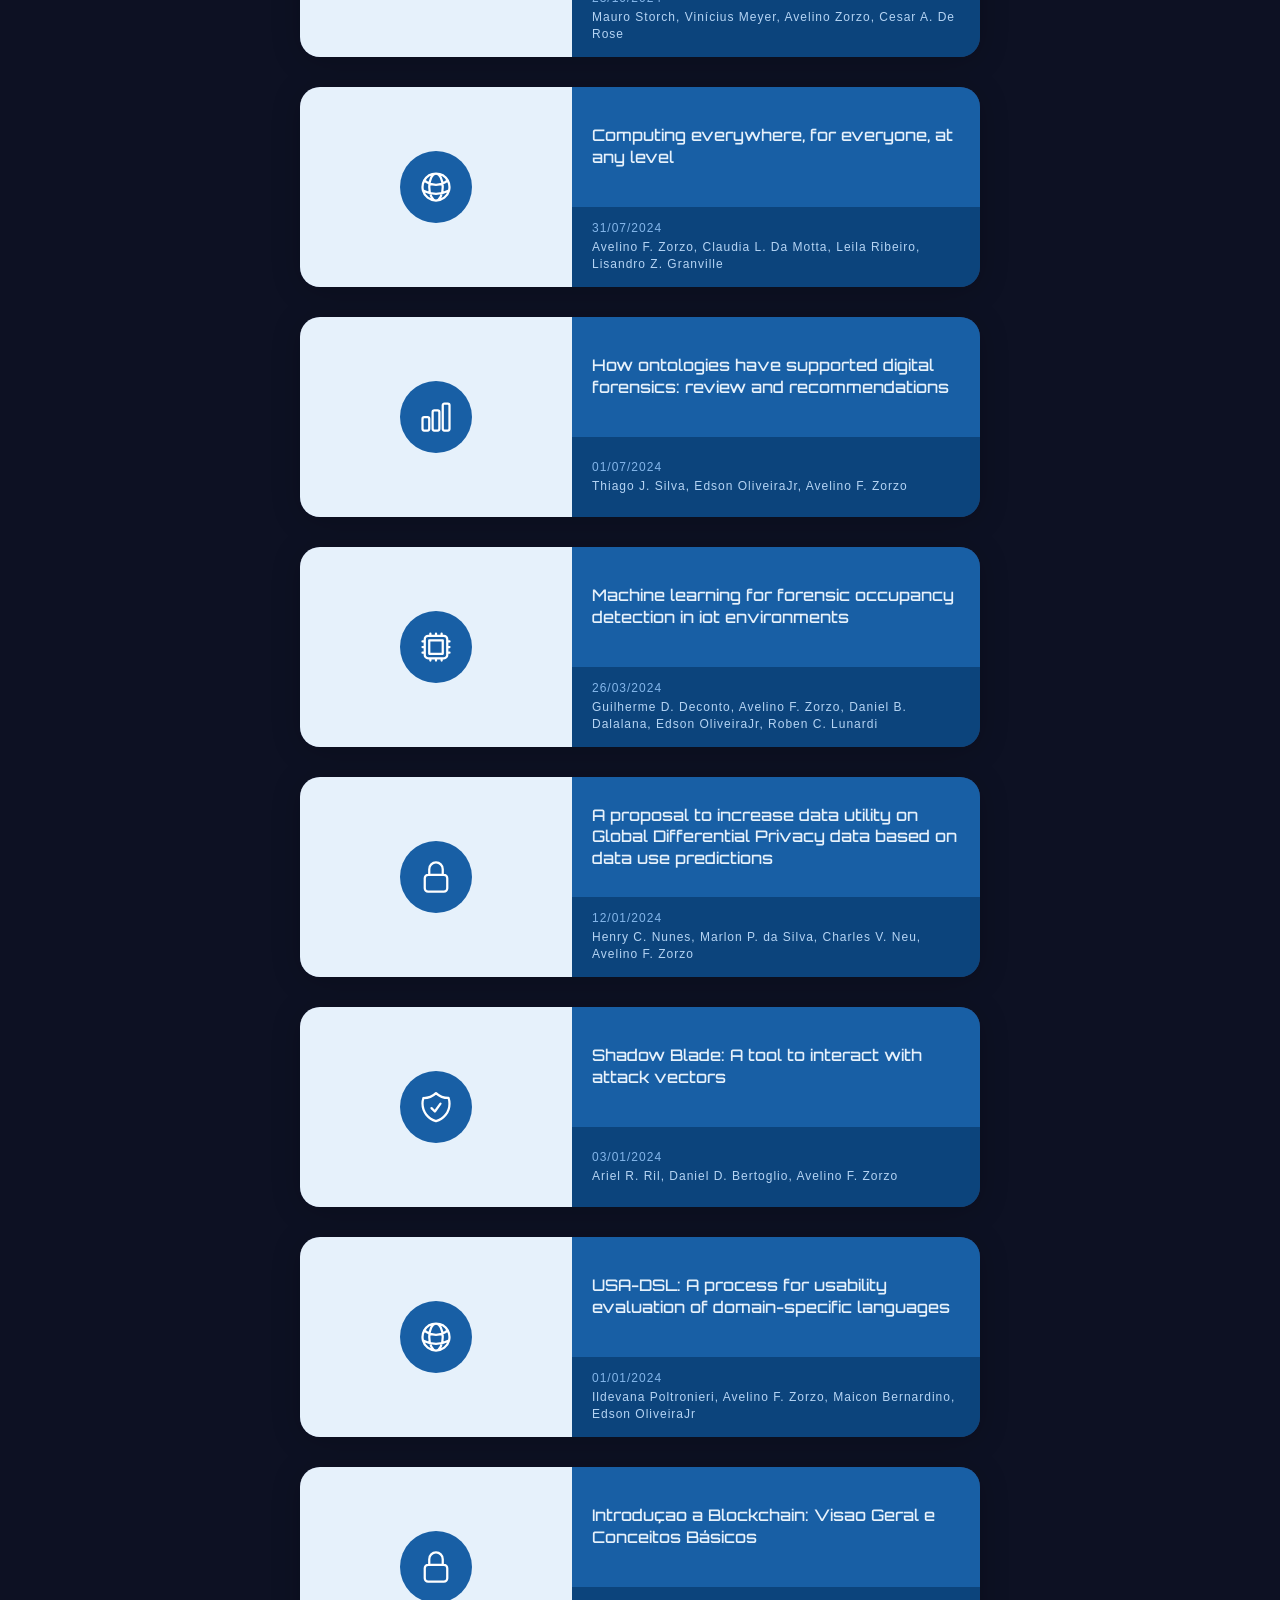
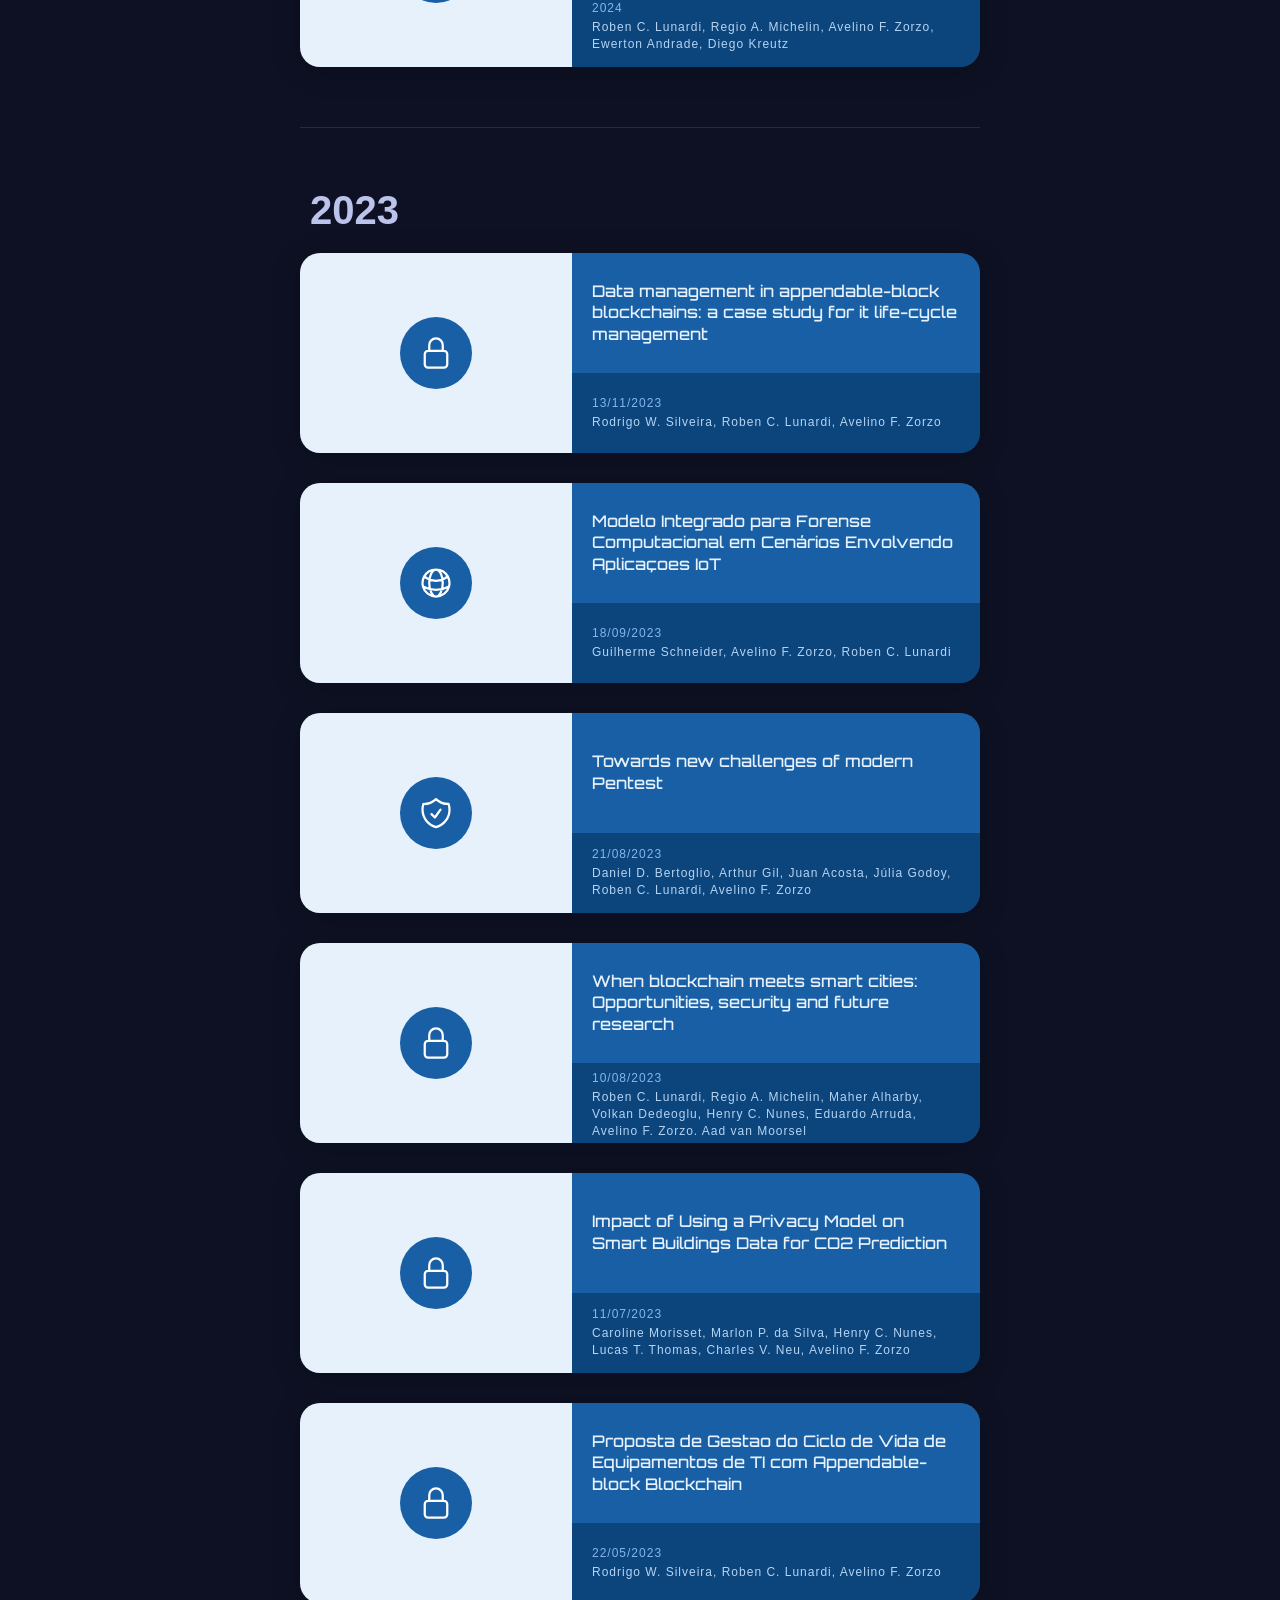
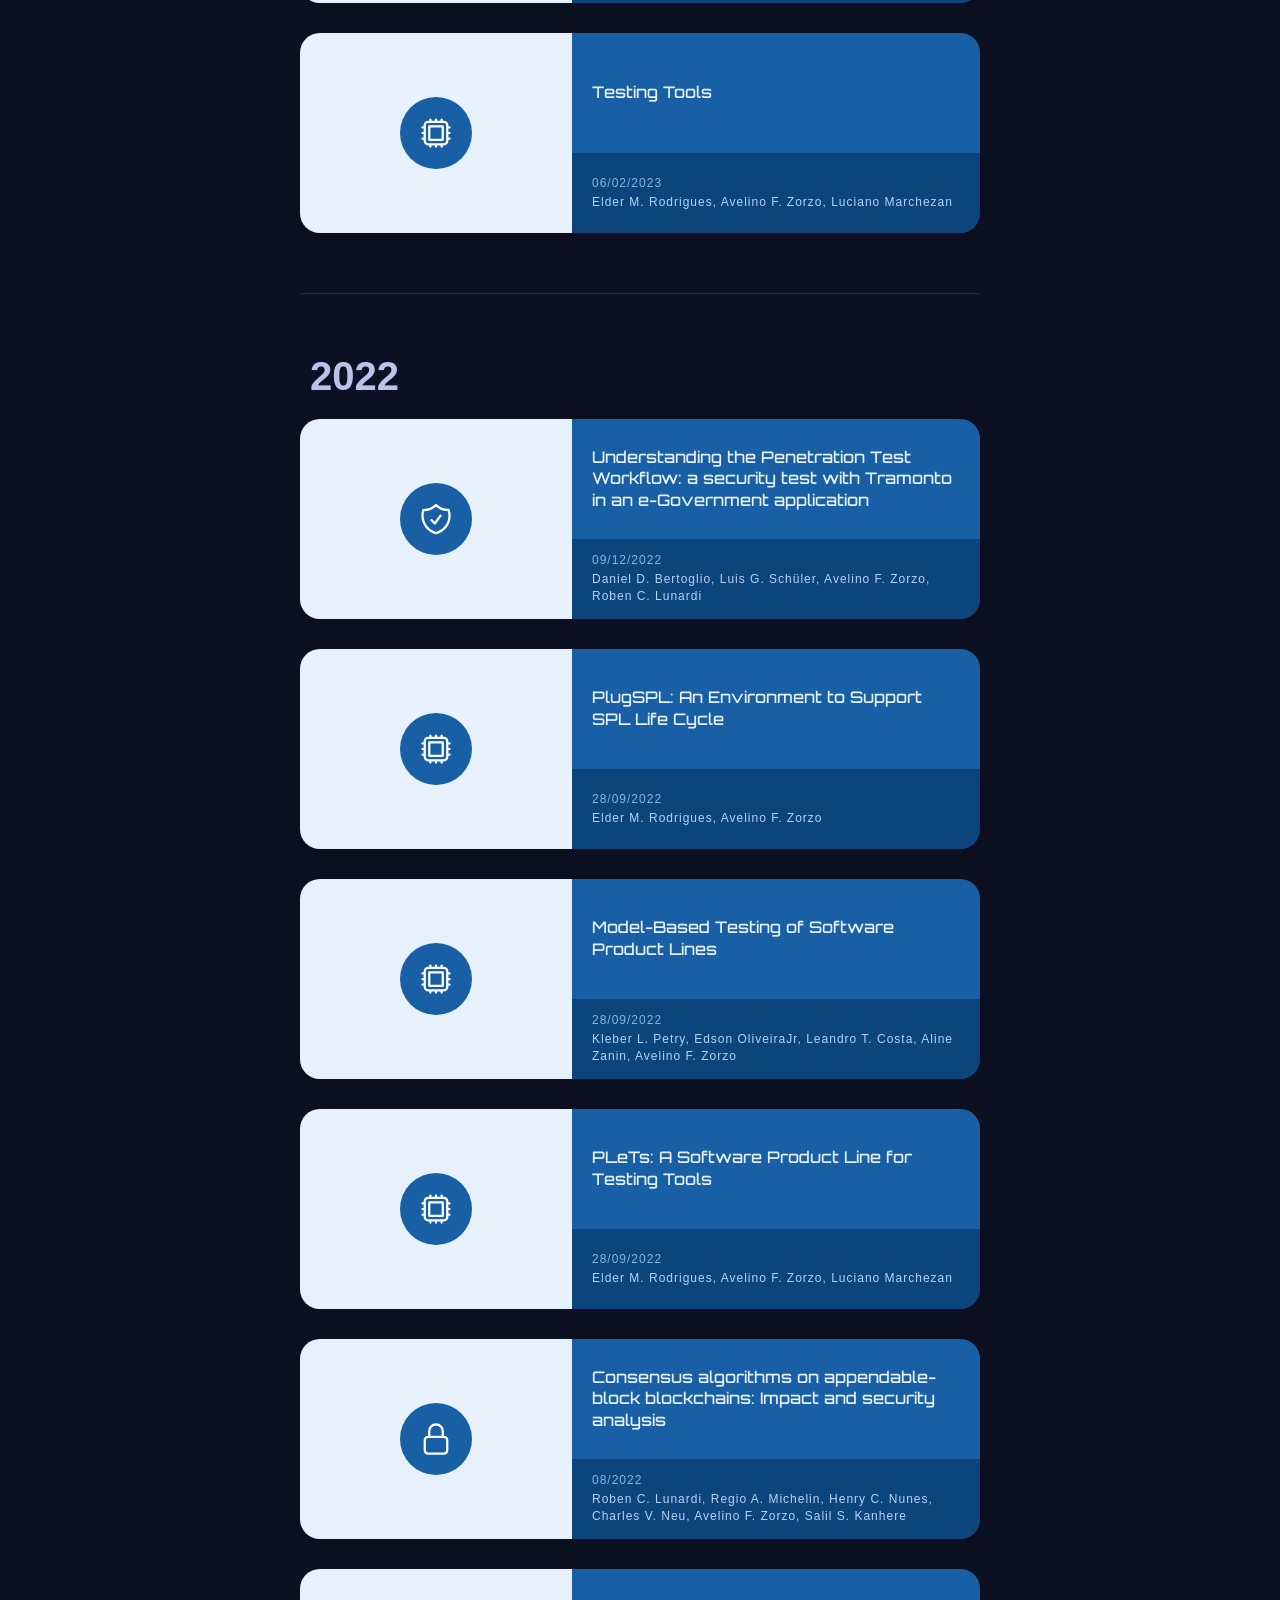
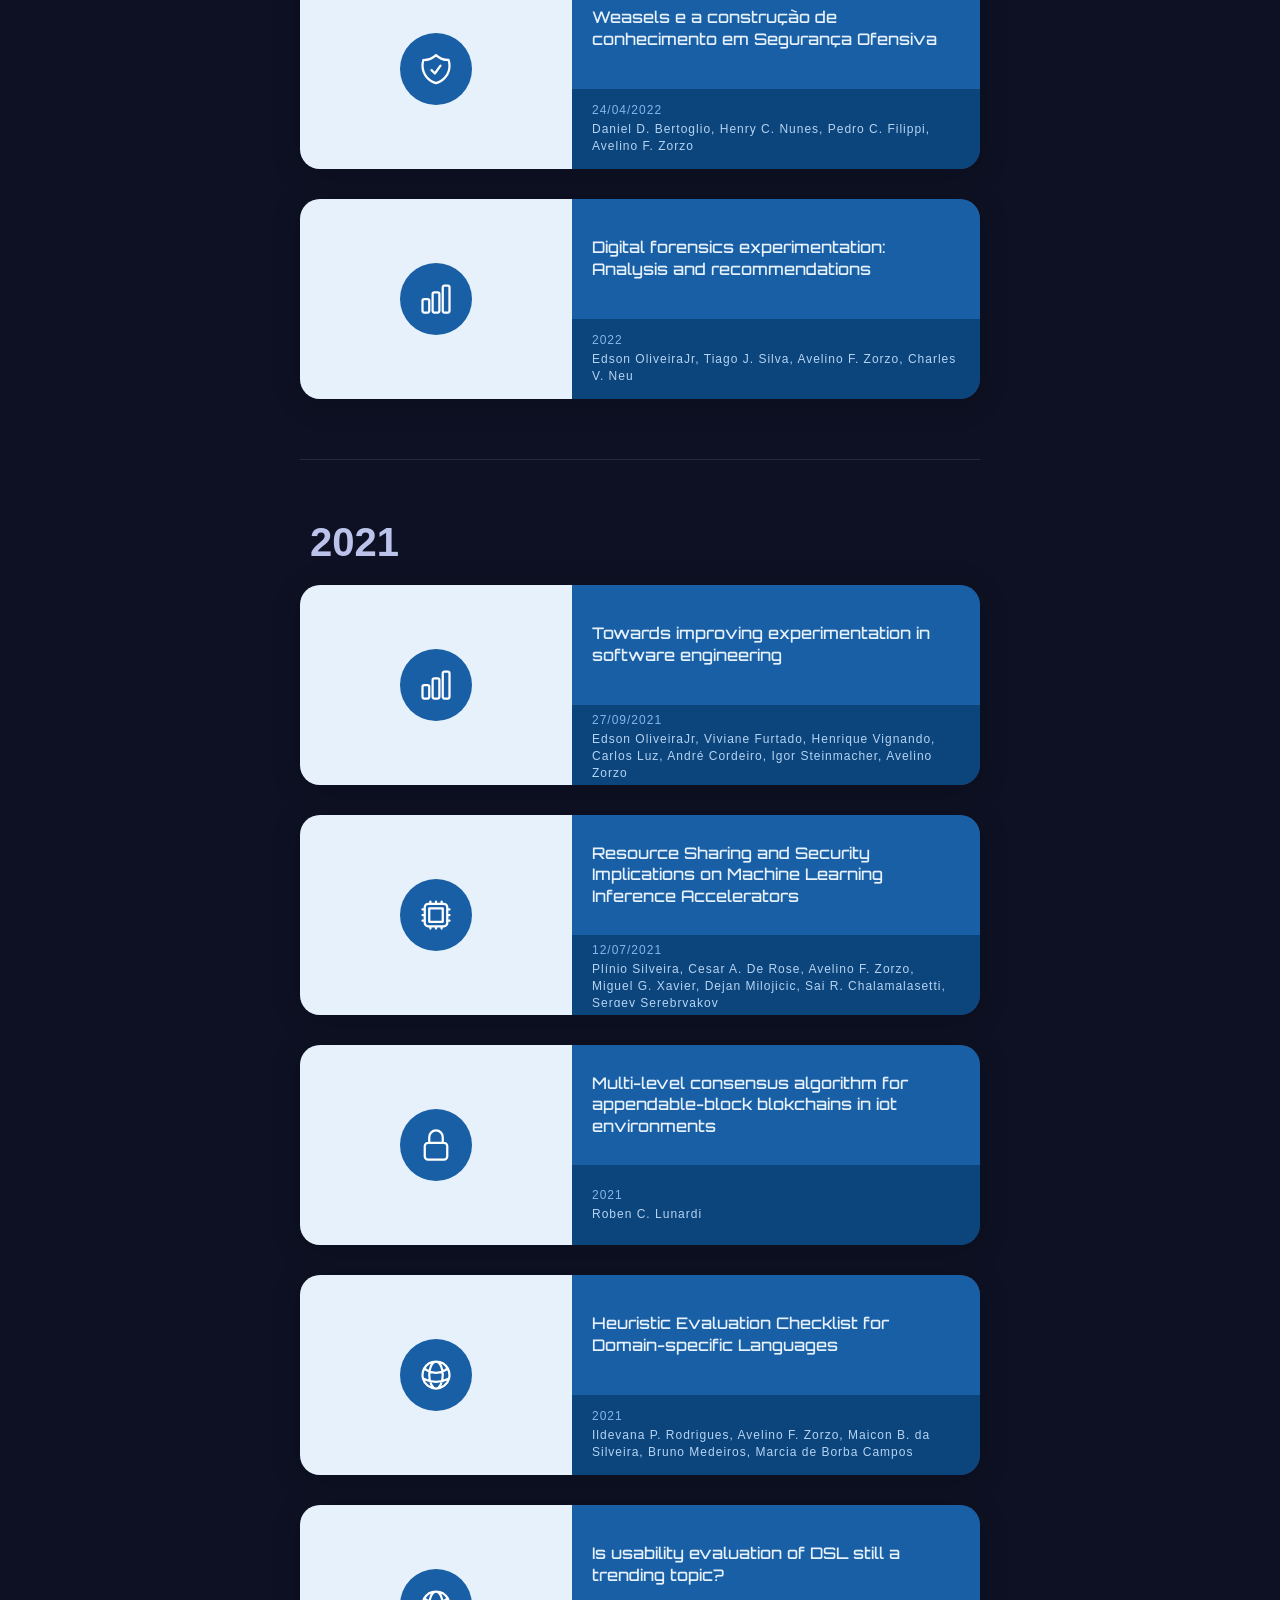
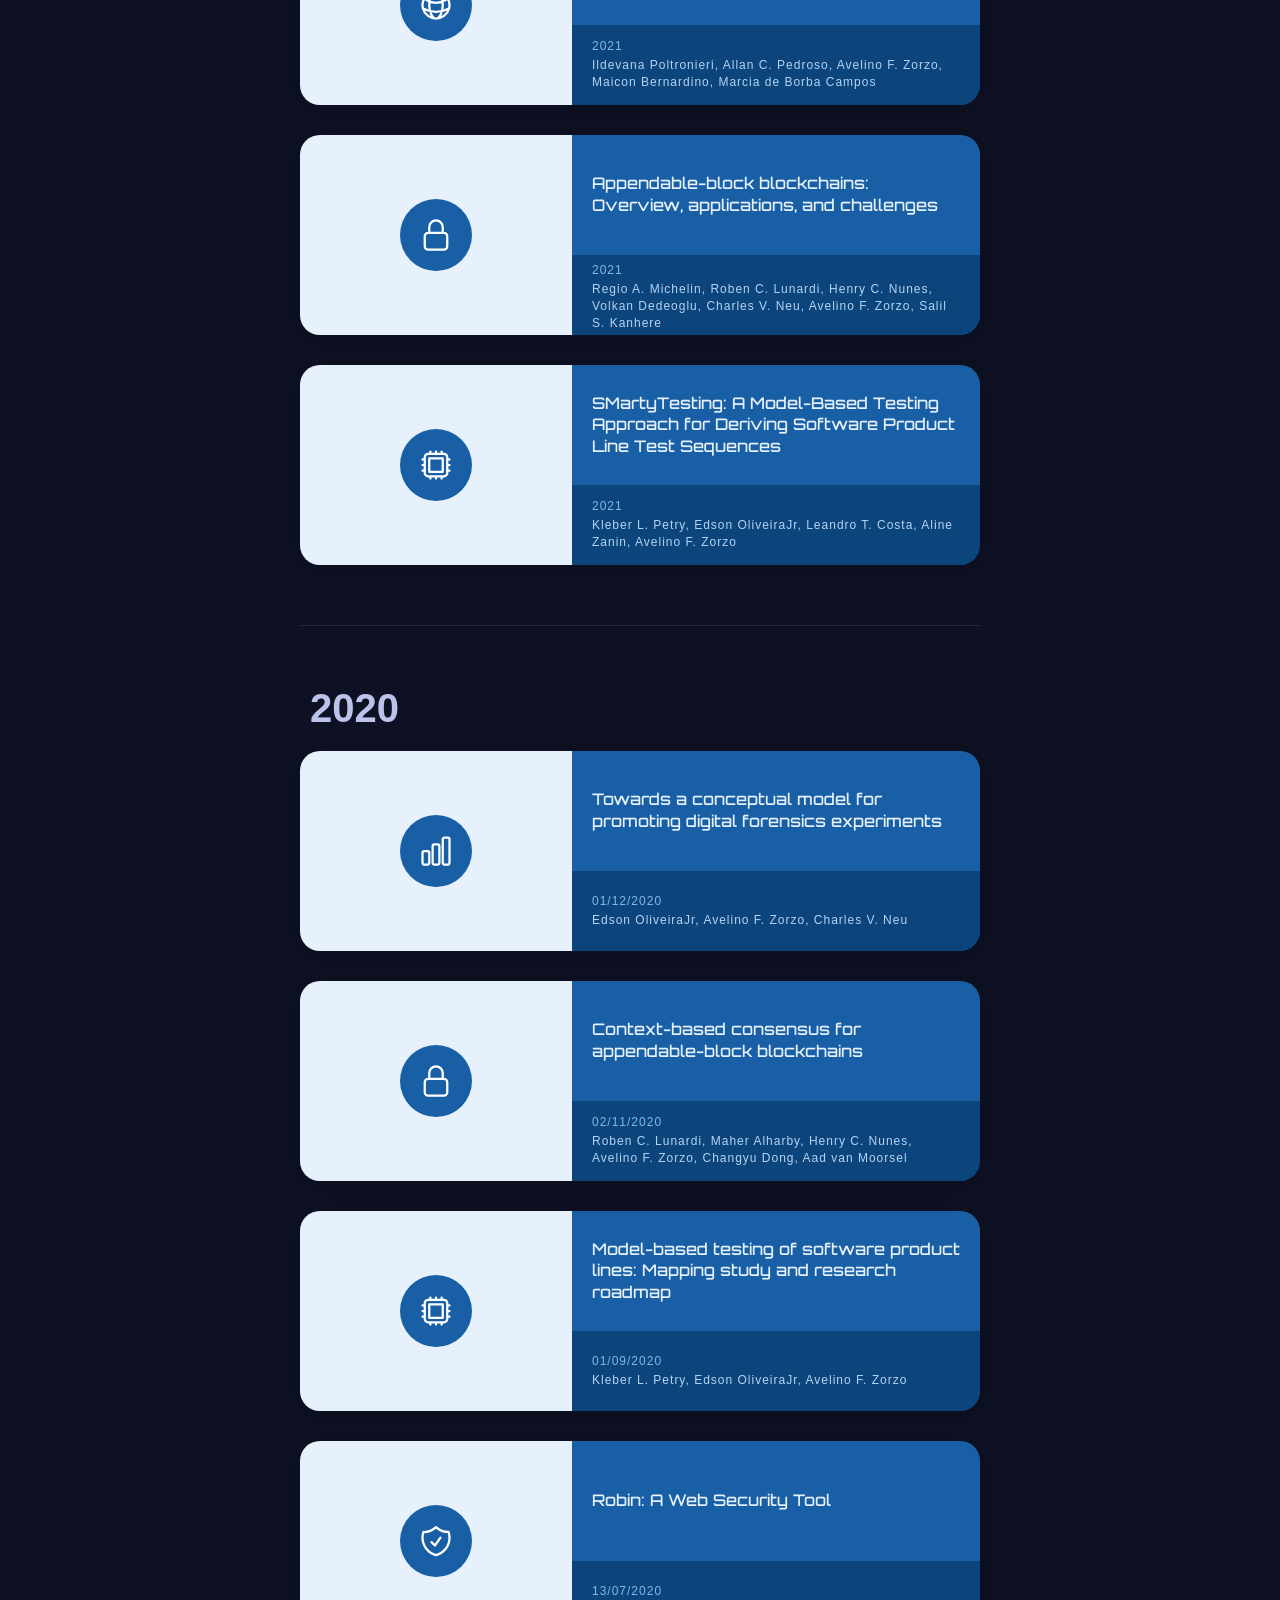
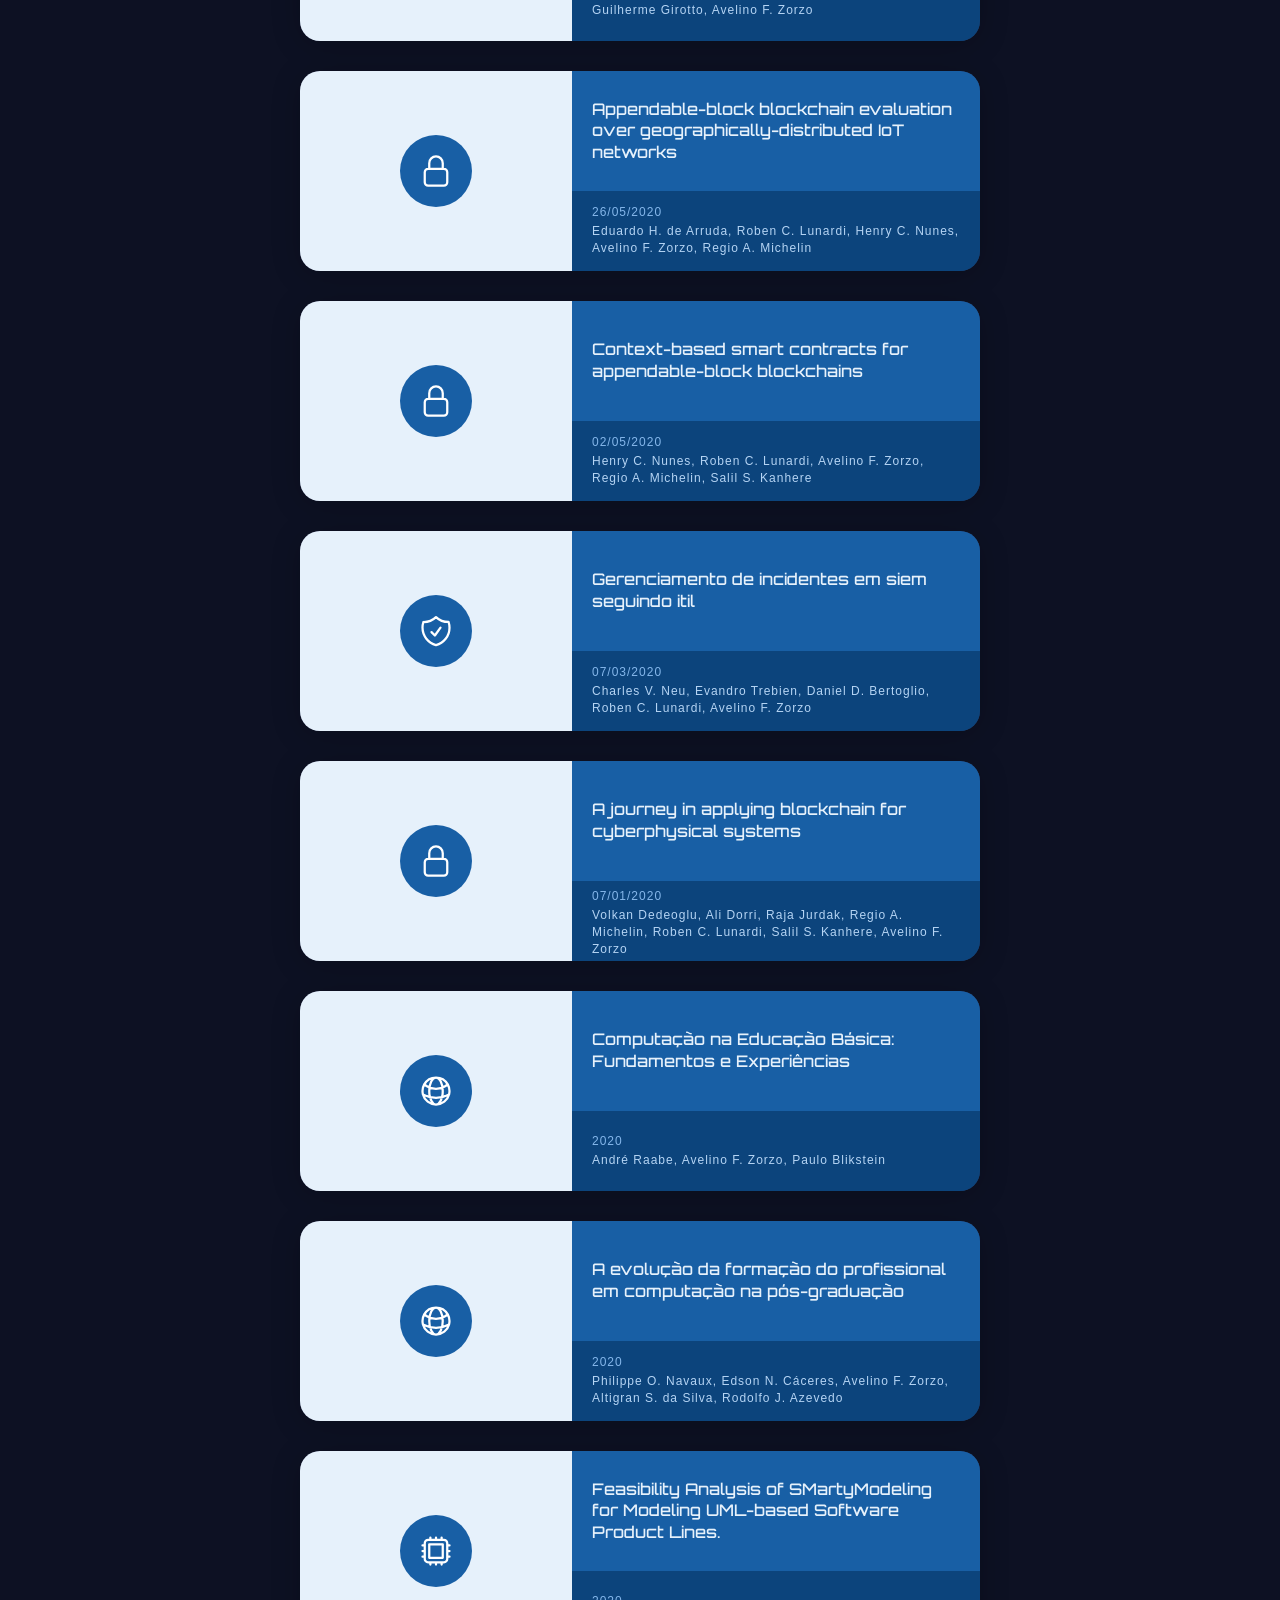
<file: projects.html>
<!DOCTYPE html>
<html>

<head>
    <title>Projects | Conseg</title>
    <link rel="shortcut icon" href="./imagens/icons/outros/consegfavico.png" type="image/x-icon">
    <link rel="stylesheet" href="css/pages/projects.css">
    <link rel="stylesheet" href="https://cdnjs.cloudflare.com/ajax/libs/font-awesome/6.4.0/css/all.min.css">

    <link rel="stylesheet" href="css/header/header.css">
    <link rel="stylesheet" href="css/header/logo.css">
    <link rel="stylesheet" href="css/header/navigation.css">
    <link rel="stylesheet" href="css/sections/people.css">
    <link rel="stylesheet" href="css/sections/about-us.css">
    <link rel="stylesheet" href="css/sections/topics.css">
    <link href="https://fonts.googleapis.com/css?family=Orbitron:regular,500,600,700,800,900" rel="stylesheet" />
    <link rel="preconnect" href="https://fonts.googleapis.com">
    <link rel="preconnect" href="https://fonts.gstatic.com" crossorigin>
    <link href="https://fonts.googleapis.com/css2?family=Exo+2:ital,wght@0,100..900;1,100..900&display=swap" rel="stylesheet">

</head>

<body>

    <div id="fundo-geral"></div>

    <div class="head_bar">
        <div class="logo_and_name">
            <div class="logo-div">
                <picture>
                    <source media="(max-width: 1400px) and (max-height: 600px)" srcset="./imagens/icons/outros/dev-icon-268.svg">
                    <img class="logo logo-animada" src="./imagens/icons/Conseg-Logo/azul.png" alt="Logo CONSEG">
                </picture>
            </div>
            <div class="name-div">
                <div class="name">
                    <span style="color: #2ebdf5;">CON</span><span style="color: #043e9e;">SEG</span>
                </div>
            </div>
        </div>
        <div class="buttons">
            <a class="head-button" href="index.html">HOME</a>
            <a class="head-button" href="#people">PEOPLE</a>
            <a class="head-button" href="projects.html">PROJECTS</a>
            <a class="head-button" href="https://scholar.google.com/citations?user=rsiQlMgAAAAJ&hl=pt-BR&oi=ao" target="_blank">PUBLICATIONS</a>
            <a class="github-link" href="https://github.com/conseg" target="_blank" rel="noopener noreferrer">
                <img class="github-logo" src="./imagens/icons/outros/github-brands-solid-full.svg" alt="GitHub Logo">
            </a>
        </div>
    </div>

    <div class="empty-space"></div>

    <div class="people-title">
        <h1 class="people-title-h1"> Projects</h1>
    </div>

    <div class="info-container" id="info-container"></div>

    <script src="projects.js"></script>

</body>

</html>
</file>
<file: css/global/global.css>
html {
  scroll-behavior: smooth;
}

body {
    margin: 0;
    background-color: transparent;
    display: block;
    position: relative;
}

#fundo-geral {
    position: fixed;
    top: 0;
    left: 0;
    width: 100vw;
    height: 100vh;
    background-image: url('../../imagens/projects-images/PlanoFundo.png');
    background-size: cover;
    background-position: center;
    background-repeat: no-repeat;
    z-index: -100;
}

@media (max-width: 1400px) and (max-height: 600px) {
    .logo {
        width: clamp(72px, 10vw, 120px);
    }
}

.apresentacao {
    background-color: transparent;
    width: 100%;
    height: 450px;

    display: grid;
    grid-template-columns: 40% 60%;
}


.photo {
    display: inline-grid;
    place-items: center;
    width: 225px;
    height: 225px;
    justify-self: center;
    align-self: center;

}

.photo img {
    height: 225px;
    width: auto;
    opacity: 1;
    transition: transform 0.8s ease, opacity 0.8s ease;
}


.block-static:hover {
    transform: scale(1.20) rotate(-20deg);

}

.apresentacao-texto {
    display: grid;
    align-content: center;
    font-family: Orbitron, Arial, Helvetica, sans-serif;
    font-size: 20px;
    transform: translateY(45px)
}

.text-pop-up-top {
    color: #ffffff;
    text-shadow: 0 2px 8px rgba(0, 0, 0, 0.55);
    -webkit-animation: text-pop-up-top 0.5s cubic-bezier(0.250, 0.460, 0.450, 0.940) both;
    animation: text-pop-up-top 0.5s cubic-bezier(0.250, 0.460, 0.450, 0.940) both;
}

.apresentacao-text-pop-up-top-cor {
    color: #ffffff;
}

.apresentacao-text-pop-up-top-cor u {
    text-decoration-color: #ffffff;
}

@-webkit-keyframes text-pop-up-top {
    0% {
        -webkit-transform: translateY(0);
        transform: translateY(0);
        -webkit-transform-origin: 50% 50%;
        transform-origin: 50% 50%;
        text-shadow: none;
    }

    100% {
        -webkit-transform: translateY(-50px);
        transform: translateY(-50px);
        -webkit-transform-origin: 50% 50%;
        transform-origin: 50% 50%;
        text-shadow: 0 1px 0 #333333, 0 2px 0 #333333, 0 3px 0 #333333, 0 4px 0 #333333, 0 5px 0 #333333, 0 6px 0 #333333, 0 7px 0 #333333, 0 8px 0 #333333, 0 9px 0 #333333, 0 50px 30px rgba(0, 0, 0, 0.2);
    }
}

@keyframes text-pop-up-top {
    0% {
        -webkit-transform: translateY(0);
        transform: translateY(0);
        -webkit-transform-origin: 50% 50%;
        transform-origin: 50% 50%;
        text-shadow: none;
    }

    100% {
        -webkit-transform: translateY(-50px);
        transform: translateY(-50px);
        -webkit-transform-origin: 50% 50%;
        transform-origin: 50% 50%;
        text-shadow: 0 1px 0 #333333, 0 2px 0 #333333, 0 3px 0 #333333, 0 4px 0 #333333, 0 5px 0 #333333, 0 6px 0 #333333, 0 7px 0 #333333, 0 8px 0 #333333, 0 9px 0 #333333, 0 50px 30px rgba(0, 0, 0, 0.2);
    }
}

.footer-site {
    background-color: transparent;
    color: white;
    text-align: center;
    padding-top: 10px;
    padding-bottom: 50px;
    font-family: Orbitron, Arial, Helvetica, sans-serif;
    width: 100%;
    font-weight: 400;
}

.footer-site p {
    margin: 0;
    font-size: 18px;
    letter-spacing: 1px;
}

.footer-site a {
    color: white;
    text-decoration: none;
    font-weight: bold;
}

.footer-site a:hover {
    text-decoration: underline;
}

.info-bubble ul li {
    margin-bottom: 10px;
    line-height: 1.5;
}

.info-bubble ul li a {
    color: #000000;
    text-decoration: none;
}

.info-bubble ul li a:hover {
    text-decoration: underline;
}
</file>
<file: css/header/header.css>
.head_bar {
    display: grid;
    align-items: center;
    width: 95%;
    margin: 20px auto;
    height: 80px;
    background-color: transparent;
    grid-template-columns: 45% 55%;
    border-radius: 50px;
}
</file>
<file: css/header/logo.css>
.logo_and_name {
    display: grid;
    grid-template-columns: 40% 60%;
    height: 100%;
    width: 100%;
    background-color: transparent;
    overflow: hidden;
}


.logo-div {
    display: flex;
    align-items: center;
    justify-content: center;
    height: 100%;
    width: 100%;
    min-width: 0;
    min-height: 0;
    overflow: hidden;
}

.logo-div picture {
    display: flex;
    align-items: center;
    justify-content: center;
    width: 100%;
}

.logo {
    display: block;
    width: auto;
    height: 75px;
    object-fit: contain;
}

.name {
    display: flex;
    align-items: center;
    justify-content: center;
    width: 100%;
    margin: 0;
    text-align: center;
    text-decoration: none;
    font-family: Orbitron, Arial, Helvetica, sans-serif;
    font-size: clamp(1.4rem, 2.5vw, 2.2rem);
    font-weight: 700;
    line-height: 1;
    letter-spacing: 0.04em;
    color: #ffffff;
}

.name-div {
    display: flex;
    min-height: 50px;
    min-height: 100%;
    max-height: 100px;
    height: 100%;
    width: 100%;
    align-items: center;
}
</file>
<file: css/header/navigation.css>
.buttons {
    display: flex;
    justify-content: space-evenly;
    align-items: center;
    height: 100%;
    width: 100%;
}

.head-button {
    display: flex;
    align-items: center;
    justify-content: center;
    font-family: Orbitron, Arial, Helvetica, sans-serif;
    font-size: clamp(12px, 1.1vw, 18px);
    font-weight: 700;
    line-height: 1;
    letter-spacing: 0.02em;
    color: #ffffff;
    text-decoration: none;
    cursor: pointer;
    transition: transform 0.3s ease;
}

.head-button:hover {
    transform: scale(1.1);
}

.head-button:active {
    opacity: 1;
    transform: scale(1.02);
}

.github-logo {
    display: block;
    justify-self: center;
    align-self: center;
    width: clamp(22px, 30cqw, 50px);
    height: auto;
    object-fit: contain;
    max-width: none;
    max-height: none;
    cursor: pointer;
    transition: transform 0.3s ease;
    filter: invert(1);
}

.github-logo:hover {
    transform: scale(1.1);
}

.github-logo:active {
    opacity: 1;
    transform: scale(1.12);
    filter: drop-shadow(10px 10px 6px rgba(0, 0, 0, 0.25));
}
</file>
<file: css/sections/about-us.css>
.resumo {
    display: grid;
    align-content: center;
    grid-template-columns: 1.3fr 1fr;
    align-items: center;
    background-color: transparent;
}

.resumo-blocoTexto {
    background-image: url("../../imagens/projects-images/resumo-texto-fundo.jpg");
    background-size: cover;
    background-position: center;
    background-repeat: no-repeat;
    border-radius: 20px;
    padding: 30px;
    margin-top: 60px;
    margin-bottom: 60px;
    margin-right: 0px;
    margin-left: 100px;
    box-shadow: 0 8px 16px rgba(0, 0, 0, 0.3);
    box-sizing: border-box;
    max-width: 100%;
}

.resumo-blocoTexto-titulo {
    color: #1344c8;
    display: grid;
    align-content: center;
    font-family: Orbitron, Helvetica, sans-serif;
    font-size: 17px;
}

.resumo-blocoTexto-titulo h1 {
    position: relative;
    width: fit-content;
    justify-self: start;
    margin: 0;
    margin-bottom: 20px;
}

.resumo-blocoTexto-titulo h1::after {
    content: "";
    position: absolute;
    bottom: -8px;
    left: 0;
    width: 100%;
    height: 4px;
    background-color: #3c86e8;
    border-radius: 2px;
}

.resumo-blocoTexto-texto {
    display: grid;
    align-content: center;
    font-family: 'Exo 2', sans-serif;
    font-size: 18px;
    color: #333333;
    line-height: 1.3;

    hyphens: auto;
    -webkit-hyphens: auto;
    -ms-hyphens: auto;

    text-align: justify;
}

.resumo-blocoImagem {
    display: flex;
    flex-direction: column;
    justify-content: center;
    align-items: center;
    margin-top: 20px;
}

.resumo-blocoImagem-foto {
    width: 280px;
    height: 280px;
}

.resumo-blocoImagem-foto img {
    width: 100%;
    height: 100%;
    object-fit: cover;
    border-radius: 50%;
    box-shadow: 0 0 20px 5px rgba(0, 0, 0, 0.5);
    transition: transform 0.25s ease, box-shadow 0.25s ease;
}

.resumo-blocoImagem-foto img:hover {
    transform: scale(1.04);
    box-shadow: 0 0 25px 8px rgba(0, 0, 0, 0.6);
    cursor: pointer;
}

.resumo-blocoImagem-legenda {
    text-align: center;
    margin-top: 15px;
    display: flex;
    flex-direction: column;
    align-items: center;
}

.resumo-blocoImagem-legenda a {
    text-decoration: none;
    color: inherit;
    display: inline-block;
    transition: transform 0.25s ease;
}

.resumo-blocoImagem-legenda a:hover {
    transform: scale(1.04);
}

.resumo-blocoImagem-legenda h2 {
    color: #ffffff;
    font-family: Orbitron, Helvetica, sans-serif;
    font-size: 28px;
    font-weight: bold;
    margin: 0;
    position: relative;
    padding-bottom: 5px;
    margin-bottom: 5px;
}

.resumo-blocoImagem-legenda h2::after {
    content: "";
    position: absolute;
    bottom: 0;
    left: 0;
    width: 100%;
    height: 1px;
    background-color: #3c86e8;
}

.resumo-blocoImagem-legenda p {
    color: #ffffff;
    font-family: 'Exo 2', sans-serif;
    font-size: 18px;
    margin: 0;
}
</file>
<file: css/sections/people.css>
.people-title {
    width: 90%;
    margin: 0 auto;
    min-height: 200px;
    justify-content: center;
    align-items: center;
    text-align: center;
    display: flex;
}

.people-title-h1 {
    text-align: center;
    margin: 0;
    font-family: Orbitron, Arial, Helvetica, sans-serif;
    font-display: block;
    font-size: 50px;
    font-style: italic;
    color: rgb(255, 255, 255);
}

.people-container-info {
    background-color: rgb(254, 254, 254);
    width: 90%;
    max-width: 1430px;
    margin: 0 auto 100px auto;
    min-height: 1000px;
    display: grid;
    grid-template-columns: repeat(auto-fit, minmax(270px, 1fr));
    justify-content: center;
    justify-items: center;
 
    padding: 20px 20px;
    align-content: start;
    border-radius: 20px;
}

.container-each-people {
    align-items: center;
    min-width: 20px;
    border-radius: 20px;
    min-height: 440px;
    background-color: #EFEBE9;
    margin-top: 20px;
    margin-bottom: 5px;
    width: 270px;
    height: auto;
    padding-bottom: 10px;
    border: solid 3px;
    border-color: gray;
    display: flex;
    flex-direction: column;
    overflow: hidden;
    box-shadow: 2px 2px 10px 2px #afacab;
    transition: transform 0.25s ease, box-shadow 0.25s ease;
    transform-origin: center center;
}

.container-each-people:hover {
    transform: scale(1.04);
    box-shadow: 4px 8px 18px rgba(0, 0, 0, 0.18);
    z-index: 2;
}

.container-people-photo {
    min-width: 270px;
    min-height: 288px;
    display: grid;
    place-items: center;
    justify-content: center;
    align-items: center;
    overflow: hidden;
}

.container-people-photo-image {
    min-width: 243px;
    width: 90%;
    aspect-ratio: 1 / 1;
    border-radius: 50%;
    overflow: hidden;
    border: solid 3px;
    border-color: gray;
}

.container-people-photo img,
.container-people-photo-image img {
    width: 100%;
    height: 100%;
    object-fit: cover;
    display: block;
}

.container-people-info {
    width: 100%;
    height: auto;
    text-align: center;
}

.people-nome {
    margin: 0;
    text-align: center;
    box-sizing: border-box;
    font-family: 'Exo 2', sans-serif;
    font-size: 27px;
    font-weight: bold;
    padding-top: 0;
    padding-bottom: 2%;
    color: #0e134d;
}

.people-cargo {
    margin-top: 0;
    color: #546E7A;
    font-family: sans-serif;
    font-weight: lighter;
    letter-spacing: 1px;
    font-size: 14.5px;
    display: inline-block;
    border-bottom: 1px solid #cfd8dc;
    padding-bottom: 7px;
    margin-bottom: 13px;
}

.curriculo-lattes {
    margin-bottom: 7px;
    margin-right: 5%;
    text-align: center;
}

.linkedin {
    text-align: center;
    margin-bottom: 7px;
}

.research-gate {
    text-align: center;
}

.curriculo-lattes a,
.linkedin a,
.research-gate a {
    font-family: system-ui, -apple-system, BlinkMacSystemFont, 'Segoe UI', Roboto, Oxygen, Ubuntu, Cantarell, 'Open Sans', 'Helvetica Neue', sans-serif;
    font-weight: normal;
    text-decoration: none;
    color: #0e134d;
    font-weight: 200;
    font-size: 13.5px;
}
</file>
<file: css/sections/topics.css>
.topics-title {
    width: 90%;
    margin: 0 auto;
    margin-top: 30px; 
    min-height: 200px;
    justify-content: center;
    align-items: center;
    text-align: center;
    display: flex;
}

.topics-title-h1 {
    text-align: center;
    font-family: Orbitron, Arial, Helvetica, sans-serif;
    font-display: block;
    font-size: 50px;
    font-style: italic;
    color: #ffffff;
}

.topics-container {
    width: 90%;
    min-height: 150px;
    height: auto; 
    margin: auto;
    display: flex;
    justify-content: center; 
    gap: 45px; 
    flex-wrap: wrap; 
}

.container-each-topic {
    background-color: white;
    border-radius: 12px;
    border-top: 4px solid #3c86e8;
    padding-top: 8px;
    text-align: center;
    flex: 1;
    min-width: 200px;
    max-width: 200px;
    min-height: 145px;
    max-height: 145px;
    transition: transform 0.25s ease, box-shadow 0.25s ease;
    transform-origin: center center;
}

.container-each-topic:hover {
    transform: scale(1.04);
    box-shadow: 4px 8px 18px rgba(0, 0, 0, 0.18); 
    z-index: 2;
    cursor: pointer;
}

.container-topics-name h1 {
    font-size: 22px;
    color: #4a4f63;
    font-weight: bold;
    margin: 0 0 5px 0;
    line-height: 1.2;
    font-family: 'Exo 2';
    min-height: 50px;
    display: flex;
    align-items: center;
    justify-content: center;
}

.image-topics {
    height: 60px;
    width: auto;
}


.info-bubble {
    background-color: white;
    width: 83.5%; 
    max-width: 100%; 
    margin: 40px auto 50px auto;
    padding: 30px;
    border-radius: 25px;
    position: relative;
    text-align: center;
    box-shadow: 0 10px 20px rgba(0, 0, 0, 0.15);
}

.info-bubble::before {
    content: '';
    position: absolute;
    top: -20px; 
    left: var(--arrow-pos, 50%);
    transform: translateX(-50%); 
    border-width: 0 20px 25px 20px;
    border-style: solid;
    border-color: transparent transparent white transparent;
    transition: left 0.4s ease-out;
    display: var(--arrow-display, block); 
}

.bubble-columns {
    display: flex;
    text-align: left; 
    gap: 40px; 
}

.bubble-left {
    flex: 1;
    border-right: 2px solid #ddd;
    padding-right: 40px;
}

.bubble-right {
    flex: 1;
}

.bubble-columns h3 {
    color: #3c86e8;
    font-family: Orbitron, Arial, Helvetica, sans-serif;
    font-size: 22px;
    margin-top: 0;
    margin-bottom: 15px;
}

#bubble-text-left, #bubble-text-right {
    font-family: 'Exo 2', sans-serif;
    font-size: 18px;
    color: #333333;
    line-height: 1.30;
    margin: 0;
    text-align: justify;
}

#bubble-text-right ul {
    padding-left: 20px;
}

#bubble-text-right ul li {
    margin-bottom: 10px;
}

#bubble-text-right ul li a {
    color: #000000;
    text-decoration: none;
    font-size: 16px;
}

#bubble-text-right ul li a:hover {
    text-decoration: underline;
}

@media (max-width: 992px) {
    .info-bubble::before {
        display: none !important;
    }
}

@media (max-width: 768px) {
    .bubble-columns {
        flex-direction: column; 
        gap: 20px;
    }
    
    .bubble-left {
        border-right: none; 
        border-bottom: 2px solid #ddd; 
        padding-right: 0;
        padding-bottom: 20px;
    }
}
</file>
<file: css/pages/projects.css>
html {
    scroll-behavior: smooth;
}

body {
    margin: 0;
    display: flex;
    flex-direction: column;
    justify-content: center;
    width: 100%;
    min-height: 100vh;
    background-color: rgb(13, 17, 35);
    position: relative;
}

#fundo-geral {
    position: fixed;
    top: 0;
    left: 0;
    width: 100vw;
    height: 100vh;
    background-image: url('../../imagens/projects-images/PlanoFundo.png');
    background-size: cover;
    background-position: center;
    background-repeat: no-repeat;
    z-index: -1;
}

.empty-space {
    height: 0px;
}

.info-container {
    width: 680px;
    margin: 40px auto;
    display: flex;
    flex-direction: column;
    gap: 40px;
}

.titulo-ano-container {
    margin-bottom: 20px;
    padding-left: 10px;
}

.texto-ano {
    margin: 0;
    font-family: sans-serif;
    font-size: 2.5rem;
    font-weight: bold;
    color: rgb(187, 195, 234);
}

.linha-ano {
    width: 100%;
    height: 1px;
    margin: 20px 0;
    border: 0;
    background-color: rgba(255, 255, 255, 0.1);
}

.lista-projetos-ano {
    display: flex;
    flex-direction: column;
    width: 100%;
    gap: 30px;
}

.project-container {
    display: flex;
    flex-direction: row;
    min-width: 100%;
    height: 200px;
    overflow: hidden;
    border-radius: 20px;
    background-color: rgb(45, 52, 88);
    box-shadow: 0 4px 30px rgba(0, 0, 0, 0.2);
}

.project-image {
    display: flex;
    align-items: center;
    justify-content: center;
    flex: 0 0 40%;
    height: 100%;
    background-color: #E6F1FB;
}

.container-image {
    display: flex;
    align-items: center;
    justify-content: center;
    width: 72px;
    height: 72px;
    overflow: hidden;
    border-radius: 100%;
    background-color: #185FA5;
}

.size-6 {
    width: 36px;
    height: 36px;
    color: #FFFFFF;
    stroke: #FFFFFF;
}

.project-infos {
    display: flex;
    flex-direction: column;
    overflow: hidden;
    flex: 0 0 60%;
    height: 100%;
}

.project-title {
    display: flex;
    align-items: center;
    width: 100%;
    overflow: hidden;
    padding: 12px 20px;
    box-sizing: border-box;
    background-color: #185FA5;
    flex: 0 0 60%;
}

.project-title h1 {
    font-family: Orbitron, Arial, Helvetica, sans-serif;
    display: -webkit-box;
    width: 100%;
    overflow: hidden;
    margin: 0;
    font-size: clamp(11px, 1.5vw, 16px);
    font-weight: 500;
    line-height: 1.35;
    color: #E6F1FB;
    word-break: break-word;
    -webkit-line-clamp: 4;
    -webkit-box-orient: vertical;
}

.project-data {
    display: flex;
    flex-direction: column;
    justify-content: center;
    width: 100%;
    overflow: hidden;
    padding: 8px 20px;
    box-sizing: border-box;
    background-color: #0C447C;
    gap: 4px;
    flex: 0 0 40%;
}

.data-publicacao {
    margin: 0;
    font-size: 12px;
    font-weight: lighter;
    font-family: sans-serif;
    letter-spacing: 1px;
    color: #85B7EB;
    text-transform: uppercase;
}

.autores {
    display: -webkit-box;
    overflow: hidden;
    margin: 0;
    font-size: 12px;
    font-weight: lighter;
    font-family: sans-serif;
    letter-spacing: 1px;
    line-height: 1.4;
    color: #B5D4F4;
    -webkit-line-clamp: 3;
    -webkit-box-orient: vertical;
}
</file>
